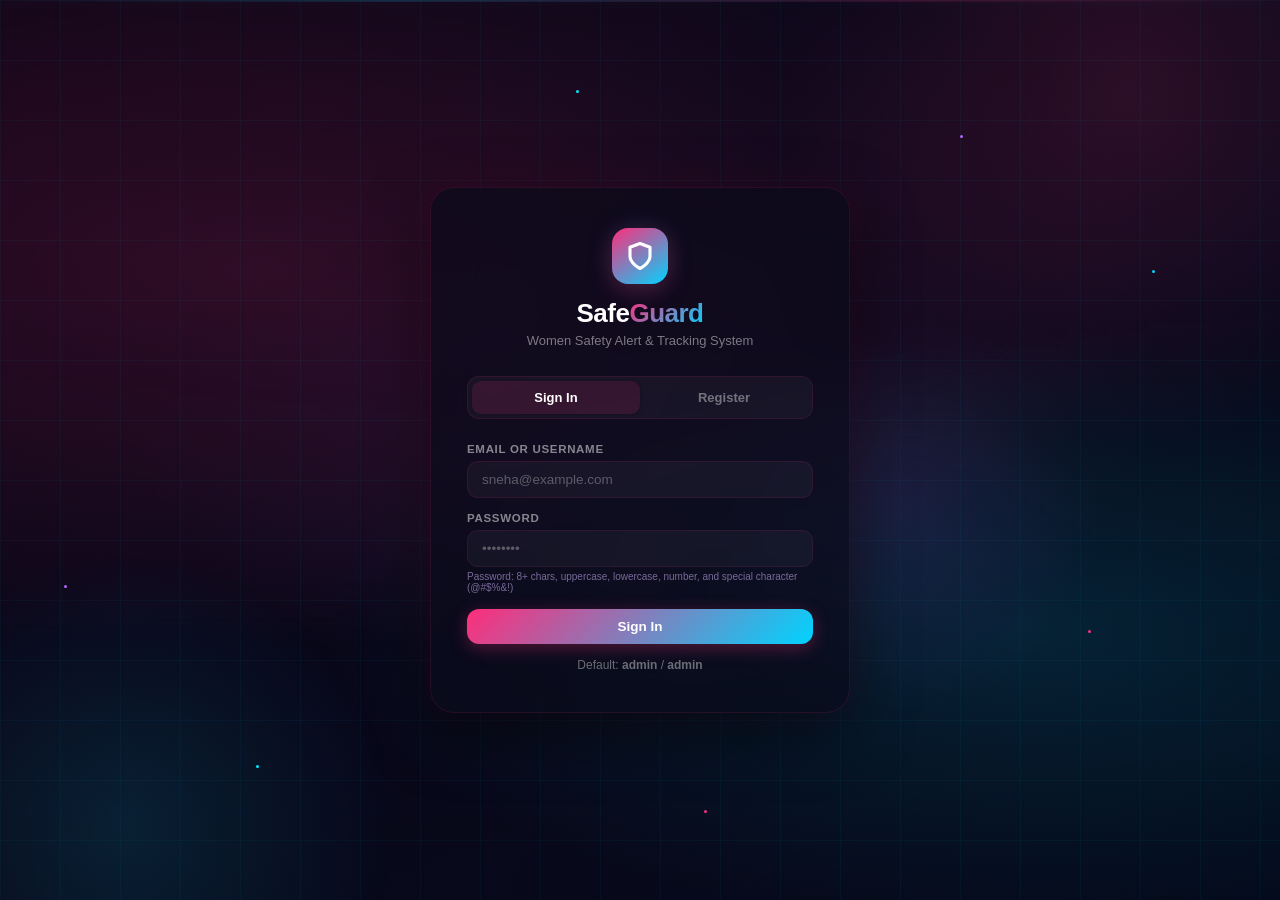
<file: index.html>
<!DOCTYPE html>
<html lang="en">
<head>
<meta charset="UTF-8">
<meta name="viewport" content="width=device-width, initial-scale=1.0">
<title>SafeGuard — Women Safety Alert & Tracking System</title>
<meta name="description" content="Women Safety Alert and Tracking System — KLE's Jagadguru Tontadarya College, Gadag. BCA Project.">
<style>body{font-family:-apple-system,BlinkMacSystemFont,'Segoe UI',Roboto,Oxygen,Ubuntu,Cantarell,sans-serif;}</style>
<link rel="stylesheet" href="css/style.css">
</head>
<body>
<div class="bg-orb"></div>
<div class="bg-orb"></div>
<div class="bg-orb"></div>
<div class="cyber-grid"></div>
<div class="gps-orbit-bg"></div>
<div class="gps-orbit-bg"></div>
<div class="particle"></div>
<div class="particle"></div>
<div class="particle"></div>
<div class="particle"></div>
<div class="particle"></div>
<div class="particle"></div>
<div class="particle"></div>
<div class="particle"></div>
<div class="particle"></div>
<div class="particle"></div>
<div class="scan-line"></div>
<!-- ╔══════════════════════════════╗
     ║         LOGIN PAGE           ║
     ╚══════════════════════════════╝ -->
<div class="login-page" id="login-page">
  <div class="login-card">
    <div class="login-brand">
      <div class="login-icon">
        <svg viewBox="0 0 24 24" fill="none" stroke="white" stroke-width="2.5" stroke-linecap="round" stroke-linejoin="round">
          <path d="M12 22s8-4 8-10V5l-8-3-8 3v7c0 6 8 10 8 10z"/>
        </svg>
      </div>
      <h1>Safe<span>Guard</span></h1>
      <p>Women Safety Alert & Tracking System</p>
    </div>

    <div class="login-tabs">
      <button class="login-tab active" id="tab-login" onclick="switchLoginTab('login')">Sign In</button>
      <button class="login-tab" id="tab-register" onclick="switchLoginTab('register')">Register</button>
    </div>

    <!-- Login Form -->
    <form class="login-form active" id="form-login" onsubmit="handleLogin(event)">
      <label class="field-label" for="login-email">Email or Username</label>
      <input class="inp" type="text" id="login-email" placeholder="sneha@example.com" required>

      <label class="field-label" for="login-pass">Password</label>
      <input class="inp" type="password" id="login-pass" placeholder="••••••••" required minlength="8">
      <div style="font-size:10px;color:var(--muted);margin-top:4px;">Password: 8+ chars, uppercase, lowercase, number, and special character (@#$%&!)</div>

      <button type="submit" class="btn btn-red btn-full mt16">Sign In</button>
      <p class="login-hint">Default: <strong>admin</strong> / <strong>admin</strong></p>
    </form>

    <!-- Register Form -->
    <form class="login-form" id="form-register" onsubmit="handleRegister(event)">
      <label class="field-label" for="reg-name">Full Name</label>
      <input class="inp" type="text" id="reg-name" placeholder="Your Name" required>

      <label class="field-label" for="reg-email">Email</label>
      <input class="inp" type="email" id="reg-email" placeholder="email@example.com" required>

      <label class="field-label" for="reg-phone">Phone</label>
      <input class="inp" type="tel" id="reg-phone" placeholder="+91 XXXXX XXXXX" required>

      <label class="field-label" for="reg-pass">Password</label>
      <input class="inp" type="password" id="reg-pass" placeholder="••••••••" required minlength="8">
      <div id="pass-requirements" style="font-size:11px;color:var(--muted);margin-top:6px;line-height:1.5;">
        <div id="req-length">✗ At least 8 characters</div>
        <div id="req-upper">✗ At least 1 uppercase letter</div>
        <div id="req-lower">✗ At least 1 lowercase letter</div>
        <div id="req-number">✗ At least 1 number</div>
        <div id="req-special">✗ At least 1 special character (@, #, $, %, &, !)</div>
        <div id="req-space">✗ No spaces</div>
      </div>

      <button type="submit" class="btn btn-red btn-full mt16">Create Account</button>
    </form>
  </div>
</div>

<div class="app">

<!-- ╔══════════════════════════════╗
     ║         SIDEBAR             ║
     ╚══════════════════════════════╝ -->
<nav class="sidebar" role="navigation" aria-label="Main Navigation">

  <div class="sidebar-logo" title="SafeGuard" onclick="showPage('dashboard')">
    <!-- Shield icon -->
    <svg viewBox="0 0 24 24" fill="none" stroke="white" stroke-width="2.5" stroke-linecap="round" stroke-linejoin="round">
      <path d="M12 22s8-4 8-10V5l-8-3-8 3v7c0 6 8 10 8 10z"/>
    </svg>
  </div>

  <!-- Dashboard -->
  <button class="nav-item active" data-nav="dashboard" onclick="showPage('dashboard')" aria-label="Dashboard">
    <svg viewBox="0 0 24 24" fill="none" stroke="currentColor" stroke-width="2" stroke-linecap="round" stroke-linejoin="round"><rect x="3" y="3" width="7" height="7"/><rect x="14" y="3" width="7" height="7"/><rect x="14" y="14" width="7" height="7"/><rect x="3" y="14" width="7" height="7"/></svg>
    <span class="nav-tooltip">Dashboard</span>
  </button>

  <!-- Emergency SOS -->
  <button class="nav-item" data-nav="emergency" onclick="showPage('emergency')" aria-label="Emergency SOS">
    <svg viewBox="0 0 24 24" fill="none" stroke="currentColor" stroke-width="2" stroke-linecap="round" stroke-linejoin="round"><path d="M10.29 3.86L1.82 18a2 2 0 001.71 3h16.94a2 2 0 001.71-3L13.71 3.86a2 2 0 00-3.42 0z"/><line x1="12" y1="9" x2="12" y2="13"/><line x1="12" y1="17" x2="12.01" y2="17"/></svg>
    <span class="nav-tooltip">Emergency SOS</span>
  </button>

  <!-- Tracking -->
  <button class="nav-item" data-nav="tracking" onclick="showPage('tracking')" aria-label="Live Tracking">
    <svg viewBox="0 0 24 24" fill="none" stroke="currentColor" stroke-width="2" stroke-linecap="round" stroke-linejoin="round"><circle cx="12" cy="12" r="3"/><path d="M22 12h-4M6 12H2M12 2v4M12 18v4"/></svg>
    <span class="nav-tooltip">Live Tracking</span>
  </button>

  <!-- Contacts -->
  <button class="nav-item" data-nav="contacts" onclick="showPage('contacts')" aria-label="Contacts">
    <svg viewBox="0 0 24 24" fill="none" stroke="currentColor" stroke-width="2" stroke-linecap="round" stroke-linejoin="round"><path d="M17 21v-2a4 4 0 00-4-4H5a4 4 0 00-4 4v2"/><circle cx="9" cy="7" r="4"/><path d="M23 21v-2a4 4 0 00-3-3.87M16 3.13a4 4 0 010 7.75"/></svg>
    <span class="nav-tooltip">Contacts</span>
  </button>

  <!-- AI Detection -->
  <button class="nav-item" data-nav="aidetect" onclick="showPage('aidetect')" aria-label="AI Detection">
    <svg viewBox="0 0 24 24" fill="none" stroke="currentColor" stroke-width="2" stroke-linecap="round" stroke-linejoin="round"><path d="M12 1a3 3 0 00-3 3v8a3 3 0 006 0V4a3 3 0 00-3-3z"/><path d="M19 10v2a7 7 0 01-14 0v-2M12 19v4M8 23h8"/></svg>
    <span class="nav-tooltip">AI Detection</span>
  </button>

  <!-- History -->
  <button class="nav-item" data-nav="history" onclick="showPage('history')" aria-label="Alert History">
    <svg viewBox="0 0 24 24" fill="none" stroke="currentColor" stroke-width="2" stroke-linecap="round" stroke-linejoin="round"><circle cx="12" cy="12" r="10"/><polyline points="12 6 12 12 16 14"/></svg>
    <span class="nav-tooltip">Alert History</span>
  </button>

  <!-- Admin -->
  <button class="nav-item" data-nav="admin" onclick="showPage('admin')" aria-label="Admin Panel">
    <svg viewBox="0 0 24 24" fill="none" stroke="currentColor" stroke-width="2" stroke-linecap="round" stroke-linejoin="round"><rect x="2" y="3" width="20" height="14" rx="2"/><path d="M8 21h8M12 17v4"/></svg>
    <span class="nav-tooltip">Admin Panel</span>
  </button>

  <!-- Profile -->
  <button class="nav-item" data-nav="profile" onclick="showPage('profile')" aria-label="My Profile">
    <svg viewBox="0 0 24 24" fill="none" stroke="currentColor" stroke-width="2" stroke-linecap="round" stroke-linejoin="round"><path d="M20 21v-2a4 4 0 00-4-4H8a4 4 0 00-4 4v2"/><circle cx="12" cy="7" r="4"/></svg>
    <span class="nav-tooltip">My Profile</span>
  </button>

  <!-- Logout -->
  <button class="nav-item" onclick="logout()" aria-label="Logout" style="margin-top:4px;">
    <svg viewBox="0 0 24 24" fill="none" stroke="currentColor" stroke-width="2" stroke-linecap="round" stroke-linejoin="round"><path d="M9 21H5a2 2 0 01-2-2V5a2 2 0 012-2h4M16 17l5-5-5-5M21 12H9"/></svg>
    <span class="nav-tooltip">Logout</span>
  </button>

  <div class="sidebar-spacer"></div>
  <div class="online-dot" title="System Online"></div>
</nav>

<!-- ╔══════════════════════════════╗
     ║          MAIN               ║
     ╚══════════════════════════════╝ -->
<div class="main">

  <!-- TOP BAR -->
  <header class="topbar">
    <div class="topbar-brand">Safe<span>Guard</span></div>
    <div class="topbar-sep"></div>
    <div class="page-label" id="page-label">Dashboard</div>
    <div class="topbar-spacer"></div>
    <div class="topbar-clock" id="clock">--:--:-- --</div>
    <button class="alert-bell" onclick="showPage('history')" title="Alert History">
      <svg viewBox="0 0 24 24" fill="none" stroke="currentColor" stroke-width="2" stroke-linecap="round" stroke-linejoin="round"><path d="M18 8A6 6 0 006 8c0 7-3 9-3 9h18s-3-2-3-9M13.73 21a2 2 0 01-3.46 0"/></svg>
      <div class="bell-badge"></div>
    </button>
    <div class="topbar-user" onclick="showPage('profile')">
      <div class="user-av">?</div>
      <span>User</span>
    </div>
  </header>

  <!-- ════════════════════════════════
       PAGE: DASHBOARD
  ════════════════════════════════ -->
  <section class="page active" id="page-dashboard">
    <div class="page-bg-pattern"></div>
    <div class="sec-head dash-head">
      <div class="dash-head-content">
        <h2>Safety <em>Dashboard</em></h2>
      </div>
      <div class="dash-illustration">
        <svg viewBox="0 0 200 100" fill="none" xmlns="http://www.w3.org/2000/svg">
          <path d="M30 70 L50 40 L70 55 L100 20 L130 55 L150 35 L170 60" stroke="var(--primary)" stroke-width="2.5" stroke-linecap="round" stroke-linejoin="round" opacity="0.35"/>
          <path d="M30 80 L50 50 L70 65 L100 30 L130 65 L150 45 L170 70" stroke="var(--pink)" stroke-width="1.5" stroke-linecap="round" stroke-linejoin="round" opacity="0.2"/>
          <circle cx="100" cy="20" r="4" fill="var(--primary)" opacity="0.45"/>
          <circle cx="170" cy="60" r="3" fill="var(--pink)" opacity="0.35"/>
          <circle cx="30" cy="70" r="3" fill="var(--primary-light)" opacity="0.3"/>
        </svg>
      </div>
    </div>

    <!-- Stat Cards -->
    <div class="stat-grid">
      <div class="stat">
        <div class="stat-icon" style="background:var(--primary-bg);">
          <svg viewBox="0 0 24 24" fill="none" stroke="var(--primary)" stroke-width="2.2" stroke-linecap="round" stroke-linejoin="round"><path d="M10.29 3.86L1.82 18a2 2 0 001.71 3h16.94a2 2 0 001.71-3L13.71 3.86a2 2 0 00-3.42 0z"/><line x1="12" y1="9" x2="12" y2="13"/><line x1="12" y1="17" x2="12.01" y2="17"/></svg>
        </div>
        <div class="stat-num" style="color:var(--primary);">3</div>
        <div class="stat-lbl">Alerts This Month</div>
        <div class="stat-tag" style="color:var(--primary);">↑ 1 from last month</div>
      </div>
      <div class="stat">
        <div class="stat-icon" style="background:var(--green-bg);">
          <svg viewBox="0 0 24 24" fill="none" stroke="var(--green)" stroke-width="2.2" stroke-linecap="round" stroke-linejoin="round"><path d="M17 21v-2a4 4 0 00-4-4H5a4 4 0 00-4 4v2"/><circle cx="9" cy="7" r="4"/></svg>
        </div>
        <div class="stat-num" style="color:var(--green);">4</div>
        <div class="stat-lbl">Emergency Contacts</div>
        <div class="stat-tag" style="color:var(--green);">All reachable</div>
      </div>
      <div class="stat">
        <div class="stat-icon" style="background:var(--blue-bg);">
          <svg viewBox="0 0 24 24" fill="none" stroke="var(--blue)" stroke-width="2.2" stroke-linecap="round" stroke-linejoin="round"><circle cx="12" cy="12" r="3"/><path d="M22 12h-4M6 12H2M12 2v4M12 18v4"/></svg>
        </div>
        <div class="stat-num" style="color:var(--blue);">GPS</div>
        <div class="stat-lbl">Location Status</div>
        <div class="stat-tag" style="color:var(--blue);">Active · ±5m accuracy</div>
      </div>
      <div class="stat">
        <div class="stat-icon" style="background:var(--amber-bg);">
          <svg viewBox="0 0 24 24" fill="none" stroke="var(--amber)" stroke-width="2.2" stroke-linecap="round" stroke-linejoin="round"><path d="M12 1a3 3 0 00-3 3v8a3 3 0 006 0V4a3 3 0 00-3-3z"/><path d="M19 10v2a7 7 0 01-14 0v-2"/></svg>
        </div>
        <div class="stat-num" style="color:var(--amber);">AI</div>
        <div class="stat-lbl">Scream Detector</div>
        <div class="stat-tag" style="color:var(--amber);">Listening…</div>
      </div>
    </div>

    <!-- Live Status Banner -->
    <div class="live-banner">
      <div class="live-banner-dot"></div>
      <div class="live-banner-text">
        <strong>System Active</strong> &nbsp;·&nbsp; Monitoring live from <span id="dash-location">MG Road, Gadag</span>
      </div>
      <span class="pill pill-safe" style="font-size:10px;margin-left:auto;">LIVE</span>
    </div>

    <div class="g2 mt16">
      <!-- Recent Alerts -->
      <div class="card">
        <div class="card-head">
          <svg viewBox="0 0 24 24" fill="none" stroke="currentColor" stroke-width="2" stroke-linecap="round" stroke-linejoin="round"><path d="M18 8A6 6 0 006 8c0 7-3 9-3 9h18s-3-2-3-9M13.73 21a2 2 0 01-3.46 0"/></svg>
          Recent Alerts
          <span class="ch-right"><button class="btn btn-ghost btn-sm" onclick="showPage('history')">View All</button></span>
        </div>
        <div id="alert-feed"></div>
      </div>

      <!-- Status + Quick Actions -->
      <div class="col">
        <div class="card">
          <div class="card-head">
            <svg viewBox="0 0 24 24" fill="none" stroke="currentColor" stroke-width="2" stroke-linecap="round" stroke-linejoin="round"><path d="M12 22s8-4 8-10V5l-8-3-8 3v7c0 6 8 10 8 10z"/></svg>
            Current Safety Status
          </div>
          <div class="row mt8">
            <span class="pill pill-safe">Safe</span>
            <span style="font-size:12px;color:var(--muted);">Updated just now</span>
          </div>
          <div class="divider"></div>
          <div style="font-size:12px;color:var(--muted);">Current Location</div>
          <div style="font-size:15px;font-weight:600;margin-top:4px;">MG Road, Gadag, Karnataka</div>
          <div style="font-size:12px;color:var(--muted);margin-top:2px;">15.4253°N &nbsp;75.6278°E</div>
          <div class="divider"></div>
          <div style="font-size:12px;color:var(--muted);margin-bottom:10px;">Quick Actions</div>
          <div class="row" style="flex-wrap:wrap;gap:8px;">
            <button class="btn btn-red" onclick="showPage('emergency')">
              <svg viewBox="0 0 24 24" fill="none" stroke="currentColor" stroke-width="2.5" stroke-linecap="round" stroke-linejoin="round" style="width:14px;height:14px;"><path d="M10.29 3.86L1.82 18a2 2 0 001.71 3h16.94a2 2 0 001.71-3L13.71 3.86a2 2 0 00-3.42 0z"/></svg>
              SOS Alert
            </button>
            <button class="btn btn-ghost" onclick="showPage('tracking')">📍 Share Location</button>
            <button class="btn btn-ghost" onclick="safeCheckIn()">✅ I'm Safe</button>
          </div>
        </div>

        <div class="card">
          <div class="card-head">
            <svg viewBox="0 0 24 24" fill="none" stroke="currentColor" stroke-width="2" stroke-linecap="round" stroke-linejoin="round"><polyline points="22 12 18 12 15 21 9 3 6 12 2 12"/></svg>
            System Status
          </div>
          <div style="display:flex;flex-direction:column;gap:10px;">
            <div class="row"><span style="font-size:13px;flex:1;">GPS Tracking</span><span class="pill pill-safe">Active</span></div>
            <div class="row"><span style="font-size:13px;flex:1;">AI Scream Detector</span><span class="pill pill-safe">Listening</span></div>
            <div class="row"><span style="font-size:13px;flex:1;">Emergency Contacts</span><span class="pill pill-safe">4 Ready</span></div>
            <div class="row"><span style="font-size:13px;flex:1;">Database (MySQL)</span><span class="pill pill-safe">Connected</span></div>
            <div class="row"><span style="font-size:13px;flex:1;">Location Sharing</span><span class="pill pill-warn">Standby</span></div>
          </div>
        </div>
      </div>
    </div>
  </section>

  <!-- ════════════════════════════════
       PAGE: EMERGENCY SOS
  ════════════════════════════════ -->
  <section class="page" id="page-emergency">
    <div class="page-bg-pattern"></div>
    <div class="sec-head">
      <h2>Emergency <em>SOS</em></h2>
      <p>Press the button to send an instant alert with your live GPS location to all contacts</p>
    </div>
    <div class="g2">
      <!-- SOS Button card -->
      <div class="card">
        <div class="sos-wrapper">
          <div class="sos-rings">
            <div class="ring"></div>
            <div class="ring"></div>
            <div class="ring"></div>
            <button class="sos-btn-main" onclick="triggerSOS()" aria-label="Send SOS Emergency Alert">
              <div class="sos-label">SOS</div>
              <div class="sos-sub">TAP TO ALERT</div>
            </button>
          </div>
          <p class="sos-hint">Pressing SOS immediately sends your GPS coordinates to all registered emergency contacts and nearby police authorities via SMS.</p>

          <!-- Voice Note Recorder -->
          <div class="divider" style="margin:16px 0;"></div>
          <div style="text-align:left;">
            <div style="font-size:13px;font-weight:600;margin-bottom:8px;">🎤 Emergency Voice Note</div>
            <div style="font-size:12px;color:var(--muted);margin-bottom:12px;">Record a voice note — it will be automatically sent to all your emergency contacts with your GPS location.</div>
            <div id="voice-note-recorder">
              <div class="row" style="gap:10px;flex-wrap:wrap;">
                <button class="btn btn-outline btn-sm" id="btn-record-vn" onclick="toggleVoiceNoteRecording()" style="flex:1;">
                  ⏺ Record
                </button>
                <button class="btn btn-ghost btn-sm" id="btn-play-vn" onclick="playVoiceNote()" style="flex:1;display:none;">
                  ▶ Play
                </button>
                <button class="btn btn-ghost btn-sm" id="btn-clear-vn" onclick="clearVoiceNote()" style="flex:1;display:none;">
                  ✕ Clear
                </button>
              </div>
              <div id="vn-timer" style="font-size:13px;color:var(--muted);margin-top:8px;display:none;">⏺ Recording... <span id="vn-timer-sec">0</span>s</div>
              <div id="vn-status" style="font-size:12px;color:var(--muted);margin-top:6px;"></div>
              <div id="vn-playback" style="margin-top:8px;display:none;">
                <audio id="vn-audio-player" controls style="width:100%;height:36px;"></audio>
              </div>
            </div>
          </div>

          <div class="row mt16" style="justify-content:center;gap:12px;flex-wrap:wrap;">
            <button class="btn btn-outline" onclick="safeCheckIn()">✅ I'm Safe</button>
            <button class="btn btn-ghost" onclick="showPage('contacts')">👥 Manage Contacts</button>
            <button class="btn btn-outline" onclick="fakeCall()">📞 Fake Call</button>
          </div>
        </div>
      </div>

      <!-- Alert settings + contact list -->
      <div class="col">
        <div class="card">
          <div class="card-head">
            <svg viewBox="0 0 24 24" fill="none" stroke="currentColor" stroke-width="2" stroke-linecap="round" stroke-linejoin="round"><path d="M22 16.92v3a2 2 0 01-2.18 2 19.79 19.79 0 01-8.63-3.07A19.5 19.5 0 013.07 9.81a19.79 19.79 0 01-3.07-8.67A2 2 0 012 .84h3a2 2 0 012 1.72c.127.96.361 1.903.7 2.81a2 2 0 01-.45 2.11L6.09 8.91a16 16 0 006 6l1.27-1.27a2 2 0 012.11-.45c.907.339 1.85.573 2.81.7A2 2 0 0122 16.92z"/></svg>
            Will Alert These Contacts
          </div>
          <div id="sos-contact-list"></div>
        </div>

        <div class="card">
          <div class="card-head">
            <svg viewBox="0 0 24 24" fill="none" stroke="currentColor" stroke-width="2" stroke-linecap="round" stroke-linejoin="round"><path d="M21 15a2 2 0 01-2 2H7l-4 4V5a2 2 0 012-2h14a2 2 0 012 2z"/></svg>
            Emergency SMS
          </div>
          <label class="field-label" style="margin-top:0;" for="sos-msg-template">SMS message sent to contacts</label>
          <textarea rows="3" style="resize:none;" id="sos-msg-template">🚨 EMERGENCY! I need immediate help. My location: MG Road, Gadag. Please contact me or alert authorities right away. — SafeGuard App</textarea>
          <div style="font-size:12px;color:rgba(255,255,255,0.45);margin-top:6px;" id="sos-contacts-display">Contacts: None saved</div>
          <div class="row mt16" style="gap:10px;flex-wrap:wrap;">
            <button class="btn btn-red" onclick="triggerSOS()" style="flex:1;">🚨 SOS Alert</button>
            <button class="btn btn-outline" onclick="smsAllContacts()" style="flex:1;">💬 SMS All</button>
          </div>
        </div>
      </div>
    </div>
  </section>

  <!-- ════════════════════════════════
       PAGE: LIVE TRACKING
  ════════════════════════════════ -->
  <section class="page" id="page-tracking">
    <div class="page-bg-pattern"></div>
    <div class="sec-head">
      <h2>Live <em>GPS Tracking</em></h2>
      <p>Real-time location monitoring and sharing with emergency contacts</p>
    </div>
    <div class="g2">
      <!-- Map with Google Maps embed -->
      <div class="col">
        <div class="card" style="padding:0;overflow:hidden;">
          <div class="map-box" id="live-map-container">
            <iframe id="live-map-frame" width="100%" height="100%" style="border:0;position:absolute;inset:0;" loading="lazy" src="https://www.openstreetmap.org/export/embed.html?bbox=75.61,15.41,75.64,15.44&amp;layer=mapnik&amp;marker=15.4253,75.6278"></iframe>
            <div class="map-user-dot"></div>
            <div class="map-info">
              <strong>📍 Current Location</strong>
              <span id="tracking-location-label">MG Road, Gadag — 15.4253°N 75.6278°E</span>
              <a id="gmaps-link" href="#" target="_blank" style="font-size:12px;color:var(--blue);margin-top:4px;display:inline-block;">View on Google Maps →</a>
            </div>
            <div class="map-contacts" id="tracking-contact-chips">
            </div>
          </div>
          <div style="padding:18px;">
            <div class="row" style="flex-wrap:wrap;gap:10px;">
              <div style="flex:1;min-width:80px;">
                <div style="font-size:11px;color:var(--muted);">Accuracy</div>
                <div style="font-weight:700;font-size:14px;">±5 meters</div>
              </div>
              <div style="flex:1;min-width:80px;">
                <div style="font-size:11px;color:var(--muted);">Speed</div>
                <div style="font-weight:700;font-size:14px;">0 km/h</div>
              </div>
              <div style="flex:1;min-width:80px;">
                <div style="font-size:11px;color:var(--muted);">Battery</div>
                <div style="font-weight:700;font-size:14px;">78%</div>
              </div>
              <div style="flex:1;min-width:80px;">
                <div style="font-size:11px;color:var(--muted);">GPS Status</div>
                <span class="pill pill-safe" id="share-status">STANDBY</span>
              </div>
            </div>
          </div>
        </div>

        <!-- Tracking history -->
        <div class="card">
          <div class="card-head">
            <svg viewBox="0 0 24 24" fill="none" stroke="currentColor" stroke-width="2" stroke-linecap="round" stroke-linejoin="round"><circle cx="12" cy="12" r="10"/><polyline points="12 6 12 12 16 14"/></svg>
            Location Trail (Today)
          </div>
          <div class="timeline">
            <div class="tl-item">
              <div class="tl-dot" style="background:var(--red-bg);color:var(--red);">●</div>
              <div class="tl-content"><div class="tl-event">MG Road, Gadag</div><div class="tl-detail">Current · 15.4253°N 75.6278°E</div></div>
              <div class="tl-time">Now</div>
            </div>
            <div class="tl-item">
              <div class="tl-dot" style="background:var(--surface-2);color:var(--muted);">●</div>
              <div class="tl-content"><div class="tl-event">Gadag Bus Stand</div><div class="tl-detail">15.4231°N 75.6219°E</div></div>
              <div class="tl-time">10 min</div>
            </div>
            <div class="tl-item">
              <div class="tl-dot" style="background:var(--surface-2);color:var(--muted);">●</div>
              <div class="tl-content"><div class="tl-event">JTC College, Gadag</div><div class="tl-detail">15.4180°N 75.6190°E</div></div>
              <div class="tl-time">45 min</div>
            </div>
            <div class="tl-item">
              <div class="tl-dot" style="background:var(--surface-2);color:var(--muted);">●</div>
              <div class="tl-content"><div class="tl-event">Home — Residential Area</div><div class="tl-detail">15.4105°N 75.6150°E</div></div>
              <div class="tl-time">2h ago</div>
            </div>
          </div>
        </div>
      </div>

      <!-- Sharing controls -->
      <div class="col">
        <div class="card">
          <div class="card-head">
            <svg viewBox="0 0 24 24" fill="none" stroke="currentColor" stroke-width="2" stroke-linecap="round" stroke-linejoin="round"><path d="M4 12v8a2 2 0 002 2h12a2 2 0 002-2v-8M16 6l-4-4-4 4M12 2v13"/></svg>
            Share Live Location
          </div>
          <label class="field-label" style="margin-top:0;" for="share-duration">Share Duration</label>
          <select id="share-duration">
            <option>1 Hour</option>
            <option selected>2 Hours</option>
            <option>4 Hours</option>
            <option>Until Manually Stopped</option>
          </select>
          <label class="field-label" for="share-with">Share With</label>
          <select id="share-with">
            <option>All Emergency Contacts</option>
            <option>Mom Only</option>
            <option>Dad Only</option>
            <option>All Contacts + Police</option>
          </select>
          <label class="field-label" for="update-freq">Update Frequency</label>
          <select id="update-freq">
            <option>Every 30 seconds</option>
            <option selected>Every 1 minute</option>
            <option>Every 5 minutes</option>
          </select>
          <button class="btn btn-red btn-full mt16" id="share-btn" onclick="startSharing()">▶ Start Live Sharing</button>
        </div>

        <div class="card">
          <div class="card-head">
            <svg viewBox="0 0 24 24" fill="none" stroke="currentColor" stroke-width="2" stroke-linecap="round" stroke-linejoin="round"><path d="M21 10c0 7-9 13-9 13s-9-6-9-13a9 9 0 0118 0z"/><circle cx="12" cy="10" r="3"/></svg>
            Safe Zones
          </div>
          <div style="display:flex;flex-direction:column;gap:10px;">
            <div class="row">
              <div style="width:10px;height:10px;border-radius:50%;background:var(--green);flex-shrink:0;"></div>
              <div style="flex:1;font-size:13px;"><strong>Home</strong> &nbsp;—&nbsp; <span style="color:var(--muted);">Residential Area, Gadag</span></div>
              <span class="pill pill-safe" style="font-size:10px;">Active</span>
            </div>
            <div class="row">
              <div style="width:10px;height:10px;border-radius:50%;background:var(--green);flex-shrink:0;"></div>
              <div style="flex:1;font-size:13px;"><strong>College</strong> &nbsp;—&nbsp; <span style="color:var(--muted);">JTC Campus, Gadag</span></div>
              <span class="pill pill-safe" style="font-size:10px;">Active</span>
            </div>
            <div class="row">
              <div style="width:10px;height:10px;border-radius:50%;background:var(--amber);flex-shrink:0;"></div>
              <div style="flex:1;font-size:13px;"><strong>Market Area</strong> &nbsp;—&nbsp; <span style="color:var(--muted);">City Center</span></div>
              <span class="pill pill-warn" style="font-size:10px;">Caution</span>
            </div>
          </div>
          <button class="btn btn-ghost btn-full mt16" onclick="toast('📍 Safe Zone saved!','Safe Zones')">+ Add Safe Zone</button>
        </div>

        <!-- ═══ Safe Route Suggestion ═══ -->
        <div class="card">
          <div class="card-head">
            <svg viewBox="0 0 24 24" fill="none" stroke="currentColor" stroke-width="2" stroke-linecap="round" stroke-linejoin="round"><polyline points="22 12 18 12 15 21 9 3 6 12 2 12"/></svg>
            Safe Route Suggestion
          </div>
          <div style="display:flex;flex-direction:column;gap:12px;">
            <div class="row" style="align-items:flex-start;">
              <div style="width:20px;height:20px;border-radius:50%;background:rgba(0,230,118,0.2);display:flex;align-items:center;justify-content:center;flex-shrink:0;margin-top:2px;">
                <div style="width:8px;height:8px;border-radius:50%;background:var(--green);"></div>
              </div>
              <div style="flex:1;">
                <div style="font-size:13px;font-weight:600;color:white;">Route via College Road</div>
                <div style="font-size:11px;color:rgba(255,255,255,0.4);">Well-lit, CCTV covered · 1.2 km · 15 min walk</div>
              </div>
              <span class="pill pill-safe" style="font-size:9px;">Safe</span>
            </div>
            <div class="row" style="align-items:flex-start;">
              <div style="width:20px;height:20px;border-radius:50%;background:rgba(255,171,0,0.2);display:flex;align-items:center;justify-content:center;flex-shrink:0;margin-top:2px;">
                <div style="width:8px;height:8px;border-radius:50%;background:var(--amber);"></div>
              </div>
              <div style="flex:1;">
                <div style="font-size:13px;font-weight:600;color:white;">Route via Market Road</div>
                <div style="font-size:11px;color:rgba(255,255,255,0.4);">Moderate traffic, some dark spots · 0.8 km · 10 min</div>
              </div>
              <span class="pill pill-warn" style="font-size:9px;">Caution</span>
            </div>
            <button class="btn btn-ghost btn-full mt8" onclick="findSafeRoute()">🔄 Suggest Safe Route</button>
          </div>
        </div>

        <!-- ═══ Nearby Police & Hospitals ═══ -->
        <div class="card">
          <div class="card-head">
            <svg viewBox="0 0 24 24" fill="none" stroke="currentColor" stroke-width="2" stroke-linecap="round" stroke-linejoin="round"><path d="M12 22s-8-4.5-8-11.8A8 8 0 0112 2a8 8 0 018 8.2c0 7.3-8 11.8-8 11.8z"/><circle cx="12" cy="10" r="3"/></svg>
            Nearby Emergency Services
          </div>
          <div id="nearby-places-list">
            <div style="font-size:13px;color:rgba(255,255,255,0.4);padding:8px 0;text-align:center;">Click below to find nearby police stations & hospitals</div>
          </div>
          <div class="row mt16" style="gap:8px;">
            <button class="btn btn-outline btn-sm" onclick="findNearbyPlaces('police')" style="flex:1;">👮 Police</button>
            <button class="btn btn-outline btn-sm" onclick="findNearbyPlaces('hospital')" style="flex:1;">🏥 Hospital</button>
            <button class="btn btn-outline btn-sm" onclick="findNearbyPlaces('atm')" style="flex:1;">🏦 ATM</button>
          </div>
        </div>
      </div>
    </div>
  </section>

  <!-- ════════════════════════════════
       PAGE: CONTACTS
  ════════════════════════════════ -->
  <section class="page" id="page-contacts">
    <div class="page-bg-pattern"></div>
    <div class="sec-head">
      <h2>Emergency <em>Contacts</em></h2>
      <p>People who receive instant alerts when you trigger SOS</p>
    </div>
    <div class="g2">
      <div class="card">
        <div class="card-head">
          <svg viewBox="0 0 24 24" fill="none" stroke="currentColor" stroke-width="2" stroke-linecap="round" stroke-linejoin="round"><path d="M17 21v-2a4 4 0 00-4-4H5a4 4 0 00-4 4v2"/><circle cx="9" cy="7" r="4"/></svg>
          Saved Contacts
          <span class="ch-right" style="font-size:11px;color:var(--muted);font-family:'DM Sans',sans-serif;font-weight:400;text-transform:none;letter-spacing:0;" id="contact-count"></span>
        </div>
        <div id="contact-list"></div>
      </div>

      <div class="card">
        <div class="card-head">
          <svg viewBox="0 0 24 24" fill="none" stroke="currentColor" stroke-width="2" stroke-linecap="round" stroke-linejoin="round"><line x1="12" y1="5" x2="12" y2="19"/><line x1="5" y1="12" x2="19" y2="12"/></svg>
          Add New Contact
        </div>
        <label class="field-label" style="margin-top:0;" for="inp-name">Full Name *</label>
        <input class="inp" type="text" id="inp-name" placeholder="e.g. Anita Sharma">

        <label class="field-label" for="inp-phone">Phone Number *</label>
        <input class="inp" type="tel" id="inp-phone" placeholder="+91 XXXXX XXXXX">

        <label class="field-label" for="inp-email">Email *</label>
        <input class="inp" type="email" id="inp-email" placeholder="email@example.com" required>

        <label class="field-label" for="inp-relation">Relationship</label>
        <select id="inp-relation">
          <option>Mother</option>
          <option>Father</option>
          <option>Sibling</option>
          <option>Friend</option>
          <option>Neighbour</option>
          <option>Guardian</option>
          <option>Other</option>
        </select>

        <div class="row mt16" style="gap:10px;">
          <button class="btn btn-red" onclick="addContact()" style="flex:1;">Add Contact</button>
          <button class="btn btn-ghost" onclick="document.getElementById('inp-name').value='';document.getElementById('inp-phone').value='';document.getElementById('inp-email').value='';">Clear</button>
        </div>
      </div>
    </div>
  </section>

  <!-- ════════════════════════════════
       PAGE: AI DETECTION
  ════════════════════════════════ -->
  <section class="page" id="page-aidetect">
    <div class="page-bg-pattern"></div>
    <div class="sec-head">
      <h2>AI Scream <em>Detection</em></h2>
      <p>Automatic danger recognition using ML audio analysis — no button press required</p>
    </div>
    <div class="g2">
      <!-- AI Live Monitor -->
      <div class="ai-dark-card">
        <div class="ai-card-title">
          <svg viewBox="0 0 24 24" fill="none" stroke="#ff6b8a" stroke-width="2" stroke-linecap="round" stroke-linejoin="round" style="width:19px;height:19px;"><path d="M12 1a3 3 0 00-3 3v8a3 3 0 006 0V4a3 3 0 00-3-3z"/><path d="M19 10v2a7 7 0 01-14 0v-2M12 19v4M8 23h8"/></svg>
          Live Audio Monitor
        </div>
        <div class="ai-card-sub">AI model continuously listening for distress sounds</div>

        <div class="waveform" id="waveform"></div>

        <div class="ai-stats">
          <div>
            <div style="font-size:12px;color:rgba(255,255,255,.45);margin-bottom:4px;">Sound Level</div>
            <div><span class="db-display" id="db-value">42</span> <span class="db-unit">dB</span></div>
          </div>
          <div style="text-align:right;">
            <div style="font-size:12px;color:rgba(255,255,255,.45);margin-bottom:4px;">AI Status</div>
            <div class="ai-state" id="ai-state" style="color:var(--green);">✅ SAFE — Monitoring</div>
          </div>
        </div>

        <div class="thresh-bar">
          <div class="thresh-fill" id="thresh-fill" style="width:42%;"></div>
        </div>
        <div class="thresh-labels">
          <span>0 dB</span>
          <span>Normal (40)</span>
          <span>Caution (65)</span>
          <span>Alert (85)</span>
          <span>100 dB</span>
        </div>

        <div class="ai-controls">
          <div>
            <div class="ai-ctrl-label">AI Scream Detection</div>
            <div class="ai-ctrl-sub">Auto-alert fires at ≥85 dB scream</div>
          </div>
          <label class="toggle">
            <input type="checkbox" checked id="ai-toggle" onchange="toggleAI(this)">
            <div class="toggle-track"></div>
          </label>
        </div>

        <div style="margin-top:16px;display:flex;gap:10px;">
          <button class="btn btn-outline btn-sm" style="border-color:rgba(255,107,138,.6);color:#ff6b8a;" onclick="testDetection()">🔊 Test Detection</button>
          <button class="btn btn-ghost btn-sm" style="background:rgba(255,255,255,.07);border-color:rgba(255,255,255,.1);color:rgba(255,255,255,.6);" onclick="toast('AI model last retrained: March 2024. Accuracy: 94.3%.','Model Info')">ℹ️ Model Info</button>
        </div>
      </div>

      <!-- Settings & How it works -->
      <div class="col">
        <div class="card">
          <div class="card-head">
            <svg viewBox="0 0 24 24" fill="none" stroke="currentColor" stroke-width="2" stroke-linecap="round" stroke-linejoin="round"><path d="M12 22s8-4 8-10V5l-8-3-8 3v7c0 6 8 10 8 10z"/></svg>
            How It Works
          </div>
          <div style="display:flex;flex-direction:column;gap:14px;">
            <div style="display:flex;gap:12px;align-items:flex-start;">
              <div style="width:30px;height:30px;background:var(--red-bg);border-radius:9px;display:flex;align-items:center;justify-content:center;flex-shrink:0;font-weight:800;font-size:12px;color:var(--red);">1</div>
              <div><div style="font-size:13.5px;font-weight:600;">Audio Capture</div><div style="font-size:12px;color:var(--muted);margin-top:2px;">Microphone captures ambient sound continuously in real-time</div></div>
            </div>
            <div style="display:flex;gap:12px;align-items:flex-start;">
              <div style="width:30px;height:30px;background:var(--amber-bg);border-radius:9px;display:flex;align-items:center;justify-content:center;flex-shrink:0;font-weight:800;font-size:12px;color:var(--amber);">2</div>
              <div><div style="font-size:13.5px;font-weight:600;">ML Classification</div><div style="font-size:12px;color:var(--muted);margin-top:2px;">AI model (SVM/CNN) classifies scream vs. normal environmental noise</div></div>
            </div>
            <div style="display:flex;gap:12px;align-items:flex-start;">
              <div style="width:30px;height:30px;background:var(--blue-bg);border-radius:9px;display:flex;align-items:center;justify-content:center;flex-shrink:0;font-weight:800;font-size:12px;color:var(--blue);">3</div>
              <div><div style="font-size:13.5px;font-weight:600;">Threshold Check</div><div style="font-size:12px;color:var(--muted);margin-top:2px;">If classified scream exceeds dB threshold, auto-alert is prepared</div></div>
            </div>
            <div style="display:flex;gap:12px;align-items:flex-start;">
              <div style="width:30px;height:30px;background:var(--green-bg);border-radius:9px;display:flex;align-items:center;justify-content:center;flex-shrink:0;font-weight:800;font-size:12px;color:var(--green);">4</div>
              <div><div style="font-size:13.5px;font-weight:600;">Auto Alert Fires</div><div style="font-size:12px;color:var(--muted);margin-top:2px;">GPS location + SMS sent to all contacts within 3 seconds automatically</div></div>
            </div>
          </div>
        </div>

        <div class="card">
          <div class="card-head">
            <svg viewBox="0 0 24 24" fill="none" stroke="currentColor" stroke-width="2" stroke-linecap="round" stroke-linejoin="round"><circle cx="12" cy="12" r="3"/><path d="M19.07 4.93a10 10 0 010 14.14M4.93 4.93a10 10 0 000 14.14"/></svg>
            Detection Settings
          </div>
          <label class="field-label" style="margin-top:0;" for="sensitivity">Sensitivity Level</label>
          <select id="sensitivity" onchange="toast('⚙️ Sensitivity updated.','Settings Saved')">
            <option>High — 75 dB (more sensitive)</option>
            <option selected>Medium — 85 dB (recommended)</option>
            <option>Low — 95 dB (fewer false positives)</option>
          </select>
          <label class="field-label" for="auto-delay">Auto-Alert Delay</label>
          <select id="auto-delay">
            <option>Immediate (0 seconds)</option>
            <option selected>3 seconds (default)</option>
            <option>5 seconds (manual cancel window)</option>
          </select>
          <label class="field-label" for="sound-env">Sound Environment</label>
          <select id="sound-env">
            <option>Quiet (Indoor / Night)</option>
            <option selected>Mixed (General Use)</option>
            <option>Noisy (Public / Transport)</option>
          </select>
          <button class="btn btn-red btn-full mt16" onclick="toast('✅ AI detection settings saved.','Saved')">Save Settings</button>
        </div>
      </div>
    </div>
  </section>

  <!-- ════════════════════════════════
       PAGE: HISTORY
  ════════════════════════════════ -->
  <section class="page" id="page-history">
    <div class="page-bg-pattern"></div>
    <div class="sec-head">
      <h2>Alert <em>History</em></h2>
      <p>Complete log of all past alerts, check-ins, and system events</p>
    </div>
    <div class="g2">
      <div class="card" style="grid-column:1/-1;">
        <div class="card-head">
          <svg viewBox="0 0 24 24" fill="none" stroke="currentColor" stroke-width="2" stroke-linecap="round" stroke-linejoin="round"><circle cx="12" cy="12" r="10"/><polyline points="12 6 12 12 16 14"/></svg>
          All Events
          <span class="ch-right">
            <button class="btn btn-ghost btn-sm" onclick="exportCSV()">Export CSV</button>
          </span>
        </div>
        <div id="history-feed"></div>
      </div>
    </div>
  </section>

  <!-- ════════════════════════════════
       PAGE: ADMIN PANEL
  ════════════════════════════════ -->
  <section class="page" id="page-admin">
    <div class="page-bg-pattern"></div>
    <div class="sec-head">
      <h2>Admin <em>Panel</em></h2>
    </div>

    <!-- Admin Stats -->
    <div class="g3" style="margin-bottom:20px;">
      <div class="stat">
        <div class="stat-icon" style="background:var(--blue-bg);">
          <svg viewBox="0 0 24 24" fill="none" stroke="var(--blue)" stroke-width="2.2" stroke-linecap="round" stroke-linejoin="round"><path d="M17 21v-2a4 4 0 00-4-4H5a4 4 0 00-4 4v2"/><circle cx="9" cy="7" r="4"/><path d="M23 21v-2a4 4 0 00-3-3.87M16 3.13a4 4 0 010 7.75"/></svg>
        </div>
        <div class="stat-num" style="color:var(--blue);">127</div>
        <div class="stat-lbl">Registered Users</div>
        <div class="stat-tag" style="color:var(--blue);">↑ 14 new this month</div>
      </div>
      <div class="stat">
        <div class="stat-icon" style="background:var(--pink-bg);">
          <svg viewBox="0 0 24 24" fill="none" stroke="var(--pink)" stroke-width="2.2" stroke-linecap="round" stroke-linejoin="round"><path d="M10.29 3.86L1.82 18a2 2 0 001.71 3h16.94a2 2 0 001.71-3L13.71 3.86a2 2 0 00-3.42 0z"/><line x1="12" y1="9" x2="12" y2="13"/><line x1="12" y1="17" x2="12.01" y2="17"/></svg>
        </div>
        <div class="stat-num" style="color:var(--pink);">18</div>
        <div class="stat-lbl">Total Alerts (Apr)</div>
        <div class="stat-tag" style="color:var(--pink);">↓ 3 from March</div>
      </div>
      <div class="stat">
        <div class="stat-icon" style="background:var(--green-bg);">
          <svg viewBox="0 0 24 24" fill="none" stroke="var(--green)" stroke-width="2.2" stroke-linecap="round" stroke-linejoin="round"><polyline points="22 12 18 12 15 21 9 3 6 12 2 12"/></svg>
        </div>
        <div class="stat-num" style="color:var(--green);">94%</div>
        <div class="stat-lbl">Response Rate</div>
        <div class="stat-tag" style="color:var(--green);">+2% improvement</div>
      </div>
    </div>

    <div class="card">
      <div class="card-head">
        <svg viewBox="0 0 24 24" fill="none" stroke="currentColor" stroke-width="2" stroke-linecap="round" stroke-linejoin="round"><rect x="2" y="3" width="20" height="14" rx="2"/><path d="M8 21h8M12 17v4"/></svg>
        Registered Users & Emergency Log
        <span class="ch-right" style="display:flex;gap:8px;">
          <button class="btn btn-ghost btn-sm" onclick="toast('🔍 Filter applied.','Filter')">Filter</button>
          <button class="btn btn-ghost btn-sm" onclick="exportCSV()">Export CSV</button>
          <button class="btn btn-red btn-sm" onclick="toast('📣 Broadcast safety alert sent to all ' + App.adminUsers.length + ' users.','Broadcast Sent')">Broadcast Alert</button>
        </span>
      </div>
      <div style="overflow-x:auto;">
        <table class="data-table">
          <thead>
            <tr>
              <th>#</th>
              <th>Name</th>
              <th>Reg. No.</th>
              <th>Phone</th>
              <th>Last Alert</th>
              <th>Status</th>
              <th>Actions</th>
            </tr>
          </thead>
          <tbody id="admin-tbody"></tbody>
        </table>
      </div>
    </div>
  </section>

  <!-- ════════════════════════════════
       PAGE: MY PROFILE
  ════════════════════════════════ -->
  <section class="page" id="page-profile">
    <div class="page-bg-pattern"></div>
    <div class="sec-head">
      <h2>My <em>Profile</em></h2>
      <p>Personal information and app preferences</p>
    </div>
    <div class="g2">
      <div class="card">
        <div class="card-head">
          <svg viewBox="0 0 24 24" fill="none" stroke="currentColor" stroke-width="2" stroke-linecap="round" stroke-linejoin="round"><path d="M20 21v-2a4 4 0 00-4-4H8a4 4 0 00-4 4v2"/><circle cx="12" cy="7" r="4"/></svg>
          Personal Information
        </div>
        <!-- Avatar -->
        <div style="display:flex;align-items:center;gap:16px;margin-bottom:20px;">
          <div class="profile-avatar">?</div>
          <div>
            <div class="profile-name">Your Name</div>
            <span class="pill pill-safe" style="margin-top:6px;">Account Active</span>
          </div>
        </div>

        <label class="field-label" style="margin-top:0;" for="p-name">Full Name</label>
        <input class="inp" type="text" id="p-name" placeholder="Your full name">

        <label class="field-label" for="p-phone">Phone Number</label>
        <input class="inp" type="tel" id="p-phone" placeholder="+91 XXXXX XXXXX">

        <label class="field-label" for="p-email">Email Address</label>
        <input class="inp" type="email" id="p-email" placeholder="email@example.com">

        <label class="field-label" for="p-addr">Home Address</label>
        <input class="inp" type="text" id="p-addr" placeholder="Your address">

        <label class="field-label" for="blood-group">Blood Group</label>
        <select id="blood-group">
          <option selected disabled>Select blood group</option>
          <option>A+</option><option>B+</option><option>O+</option><option>AB+</option>
          <option>A−</option><option>B−</option><option>O−</option><option>AB−</option>
        </select>

        <button class="btn btn-red btn-full mt16" onclick="saveProfile()">Save Profile</button>
      </div>

      <div class="col">
        <div class="card">
          <div class="card-head">
            <svg viewBox="0 0 24 24" fill="none" stroke="currentColor" stroke-width="2" stroke-linecap="round" stroke-linejoin="round"><circle cx="12" cy="12" r="3"/><path d="M12 2v2M12 20v2M4.22 4.22l1.42 1.42M18.36 18.36l1.42 1.42M2 12h2M20 12h2M4.22 19.78l1.42-1.42M18.36 5.64l1.42-1.42"/></svg>
            App Preferences
          </div>
          <div style="display:flex;flex-direction:column;gap:14px;">
            <div class="row">
              <div style="flex:1;"><div style="font-size:13.5px;font-weight:600;">AI Scream Detection</div><div style="font-size:12px;color:var(--muted);">Auto-detect danger sounds</div></div>
              <label class="toggle"><input type="checkbox" id="ai-scream" checked onchange="toggleAI(this)"><div class="toggle-track"></div></label>
            </div>
            <div class="divider" style="margin:0;"></div>
            <div class="row">
              <div style="flex:1;"><div style="font-size:13.5px;font-weight:600;">Background GPS</div><div style="font-size:12px;color:var(--muted);">Track location always</div></div>
              <label class="toggle"><input type="checkbox" id="bg-gps" checked><div class="toggle-track"></div></label>
            </div>
            <div class="divider" style="margin:0;"></div>
            <div class="row">
              <div style="flex:1;"><div style="font-size:13.5px;font-weight:600;">Night Mode Alerts</div><div style="font-size:12px;color:var(--muted);">Extra sensitivity 9 PM–6 AM</div></div>
              <label class="toggle"><input type="checkbox" id="night-mode" checked><div class="toggle-track"></div></label>
            </div>
            <div class="divider" style="margin:0;"></div>
            <div class="row">
              <div style="flex:1;"><div style="font-size:13.5px;font-weight:600;">Vibration Alerts</div><div style="font-size:12px;color:var(--muted);">Haptic feedback on danger</div></div>
              <label class="toggle"><input type="checkbox" id="vibration" checked><div class="toggle-track"></div></label>
            </div>
          </div>
        </div>

        <div class="card">
          <div class="card-head">
            <svg viewBox="0 0 24 24" fill="none" stroke="currentColor" stroke-width="2" stroke-linecap="round" stroke-linejoin="round"><path d="M9 21H5a2 2 0 01-2-2V5a2 2 0 012-2h4M16 17l5-5-5-5M21 12H9"/></svg>
            Account
          </div>
          <button class="btn btn-outline btn-full" onclick="logout()">Logout</button>
        </div>
      </div>
    </div>
  </section>

</div><!-- /main -->
</div><!-- /app -->

<!-- ════════════════════════════════
     SOS MODAL — Auto-Record + Send
═══════════════════════════════════ -->
<div class="modal-bg" id="sos-modal" role="dialog" aria-modal="true" aria-label="SOS Confirmation">
  <div class="modal-box">
    <div class="modal-icon-ring" id="sos-modal-icon">
      <svg viewBox="0 0 24 24" fill="none" stroke="currentColor" stroke-width="2.5" stroke-linecap="round" stroke-linejoin="round"><path d="M10.29 3.86L1.82 18a2 2 0 001.71 3h16.94a2 2 0 001.71-3L13.71 3.86a2 2 0 00-3.42 0z"/><line x1="12" y1="9" x2="12" y2="13"/><line x1="12" y1="17" x2="12.01" y2="17"/></svg>
    </div>
    <h3 id="sos-modal-title">🚨 Emergency Alert</h3>
    <div id="sos-modal-body">
      <div id="sos-modal-step-recording">
        <div class="modal-status">🎤 Recording Emergency Message...</div>
        <div class="modal-countdown" id="sos-count">15</div>
        <p class="sos-modal-hint">Recording voice note — <span id="sos-recording-sec">0</span>s elapsed</p>
      </div>
      <div id="sos-modal-step-uploading" style="display:none;">
        <div class="modal-status">📤 Uploading voice note...</div>
        <div class="spinner"></div>
      </div>
      <div id="sos-modal-step-sending" style="display:none;">
        <div class="modal-status">📨 Sending alerts to emergency contacts...</div>
        <div class="spinner"></div>
      </div>
      <div id="sos-modal-step-done" style="display:none;">
        <div class="modal-status" style="color:var(--green);">✅ SOS Sent Successfully!</div>
        <p id="sos-delivery-detail" style="font-size:13px;color:var(--muted);margin-top:8px;"></p>
      </div>
    </div>
    <div id="sos-modal-actions">
      <button class="btn btn-ghost" id="btn-cancel-sos" onclick="cancelSOS()">Cancel</button>
    </div>
  </div>
</div>


<!-- ════════════════════════════════
     TOAST NOTIFICATION
════════════════════════════════ -->
<div id="toast" role="alert" aria-live="polite">
  <div id="toast-title"></div>
  <div id="toast-msg"></div>
</div>

<script src="js/app.js"></script>

</body>
</html>
</file>
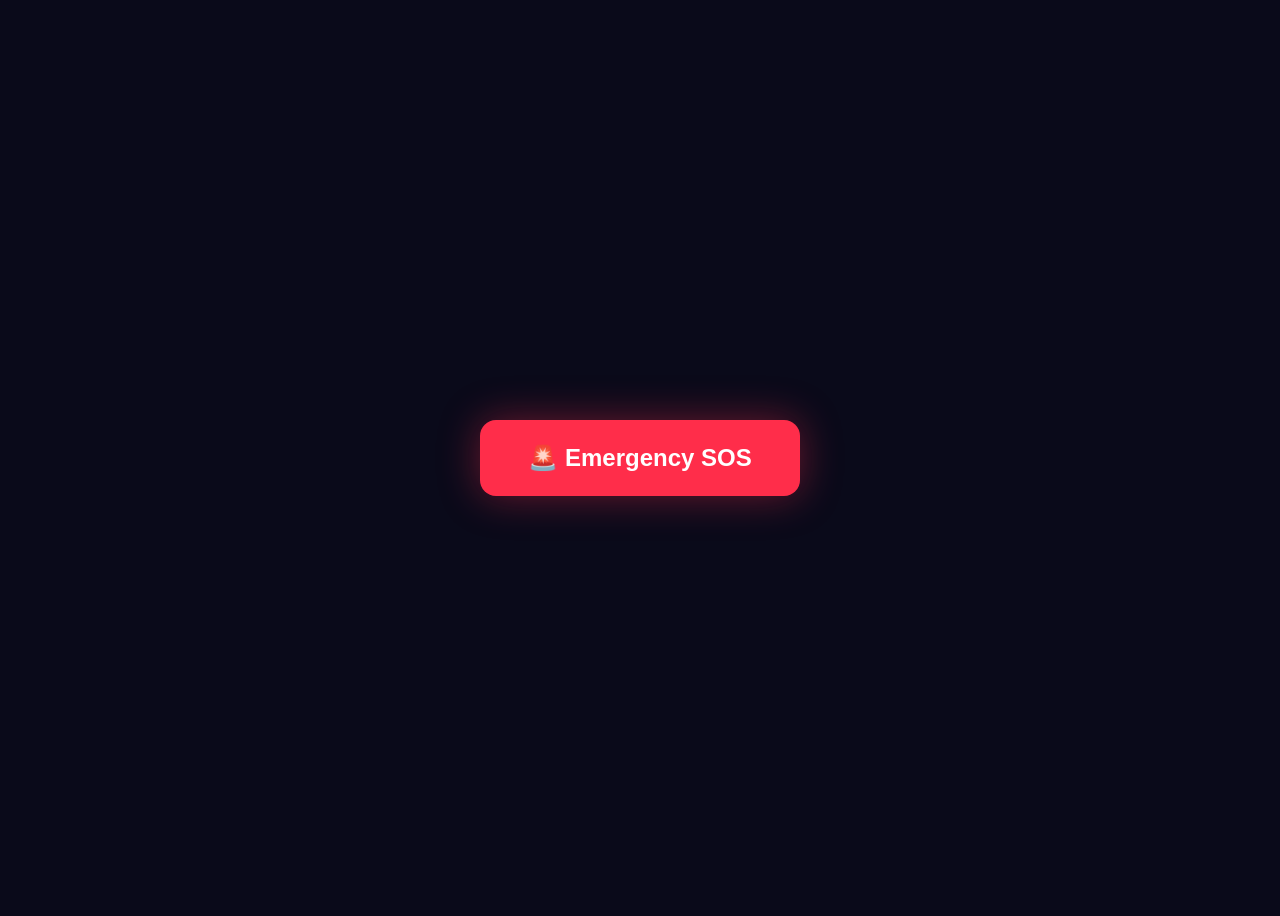
<file: home.html>
<!DOCTYPE html>
<html lang="en">
<head>
    <meta charset="UTF-8">
    <meta name="viewport" content="width=device-width, initial-scale=1.0">
    <title>SOS Test</title>
</head>
<body style="display:flex;align-items:center;justify-content:center;height:100vh;background:#0a0a1a;font-family:sans-serif;">
    <button onclick="sendSOS()" style="background:#ff2d4a;color:white;border:none;padding:24px 48px;border-radius:16px;font-size:24px;font-weight:700;cursor:pointer;box-shadow:0 0 40px rgba(255,45,74,0.4);">
        🚨 Emergency SOS
    </button>

    <script>
    function sendSOS() {
        fetch('/send-alert/')
        .then(response => response.json())
        .then(data => alert(data.message))
        .catch(err => alert('Error: ' + err));
    }
    </script>
</body>
</html>
</file>
<file: css/style.css>
/* ============================================================
   SafeGuard — Women Safety Alert & Tracking System
   Main Stylesheet
   ============================================================ */

@import url('https://fonts.googleapis.com/css2?family=Syne:wght@400;600;700;800&family=DM+Sans:ital,opsz,wght@0,9..40,300;0,9..40,400;0,9..40,500;0,9..40,600;1,9..40,300&display=swap');

/* ── CSS VARIABLES — Neon Pink & Electric Blue Cyber Theme ── */
:root {
  --primary:     #ff2d7b;
  --primary-dark:#c2185b;
  --primary-light:#ff6b9d;
  --primary-glow:rgba(255,45,123,0.25);
  --primary-bg:  rgba(255,45,123,0.08);
  --pink:        #ff2d7b;
  --pink-dark:   #c2185b;
  --pink-light:  #ff6b9d;
  --pink-glow:   rgba(255,45,123,0.25);
  --pink-bg:     rgba(255,45,123,0.08);
  --blue:        #00d4ff;
  --blue-dark:   #0099cc;
  --blue-light:  #66e5ff;
  --blue-glow:   rgba(0,212,255,0.25);
  --blue-bg:     rgba(0,212,255,0.08);
  --neon-purple: #b366ff;
  --neon-cyan:   #00f0ff;
  --danger:      #ff1744;
  --danger-dark: #d50000;
  --danger-glow: rgba(255,23,68,0.25);
  --danger-bg:   rgba(255,23,68,0.08);
  --red:         var(--danger);
  --red-dark:    var(--danger-dark);
  --red-light:   #ff5252;
  --red-glow:    rgba(255,23,68,0.25);
  --red-bg:      rgba(255,23,68,0.08);
  --ink:         #0a0a1a;
  --ink-2:       #1a1a3e;
  --surface:     rgba(255,255,255,0.92);
  --surface-2:   #f0ecff;
  --border:      rgba(255,45,123,0.15);
  --border-blue: rgba(0,212,255,0.15);
  --muted:       #7a6a9a;
  --green:       #00e676;
  --green-bg:    rgba(0,230,118,0.12);
  --amber:       #ffab00;
  --amber-bg:    rgba(255,171,0,0.12);
  --sidebar-w:   76px;
  --topbar-h:    64px;
  --radius:      18px;
  --shadow:      0 2px 20px rgba(0,0,0,0.08);
  --shadow-lg:   0 8px 48px rgba(0,0,0,0.15);
  --neon-text:   0 0 10px var(--primary-glow), 0 0 20px var(--primary-glow);
  --neon-border: 0 0 6px var(--primary-glow), 0 0 12px var(--primary-glow);
}

/* ── ANIMATIONS ── */
@keyframes fadeInUp {
  from { opacity: 0; transform: translateY(24px); }
  to   { opacity: 1; transform: translateY(0); }
}
@keyframes fadeInScale {
  from { opacity: 0; transform: scale(0.92); }
  to   { opacity: 1; transform: scale(1); }
}
@keyframes shimmer {
  0%   { background-position: -200% 0; }
  100% { background-position: 200% 0; }
}
@keyframes pulseGlow {
  0%,100% { box-shadow: 0 0 8px var(--primary-glow), 0 0 16px var(--blue-glow); }
  50%     { box-shadow: 0 0 24px var(--primary-glow), 0 0 48px var(--blue-glow), 0 0 80px rgba(255,45,123,0.08); }
}
@keyframes slideInLeft {
  from { opacity: 0; transform: translateX(-30px); }
  to   { opacity: 1; transform: translateX(0); }
}
@keyframes slideInRight {
  from { opacity: 0; transform: translateX(30px); }
  to   { opacity: 1; transform: translateX(0); }
}
@keyframes countUp {
  from { opacity: 0.3; transform: scale(0.5); }
  to   { opacity: 1; transform: scale(1); }
}
@keyframes floatY {
  0%,100% { transform: translateY(0); }
  50%     { transform: translateY(-8px); }
}
@keyframes spinSlow {
  from { transform: rotate(0deg); }
  to   { transform: rotate(360deg); }
}

/* ── NEON CYBER ANIMATIONS ── */
@keyframes neonPulse {
  0%,100% { opacity: 0.4; filter: blur(60px); transform: scale(1); }
  50%     { opacity: 0.8; filter: blur(80px); transform: scale(1.1); }
}
@keyframes scanningLine {
  0%   { top: -2%; }
  100% { top: 102%; }
}
@keyframes gpsOrbit {
  from { transform: rotate(0deg) translateX(180px) rotate(0deg); }
  to   { transform: rotate(360deg) translateX(180px) rotate(-360deg); }
}
@keyframes gpsOrbitInner {
  from { transform: rotate(0deg) translateX(110px) rotate(0deg); }
  to   { transform: rotate(-360deg) translateX(110px) rotate(360deg); }
}
@keyframes dataFlow {
  0%   { stroke-dashoffset: 200; }
  100% { stroke-dashoffset: 0; }
}
@keyframes particleDrift {
  0%   { transform: translate(0, 0) scale(1); opacity: 0; }
  20%  { opacity: 1; }
  80%  { opacity: 1; }
  100% { transform: translate(var(--dx,80px), var(--dy,-120px)) scale(0); opacity: 0; }
}
@keyframes radarSweep {
  from { transform: rotate(0deg); }
  to   { transform: rotate(360deg); }
}
@keyframes borderGlow {
  0%,100% { border-color: rgba(255,45,123,0.2); box-shadow: 0 0 8px rgba(255,45,123,0.06); }
  50%     { border-color: rgba(0,212,255,0.3); box-shadow: 0 0 20px rgba(0,212,255,0.1); }
}
@keyframes floatDrift {
  0%   { transform: translateY(0) translateX(0); }
  33%  { transform: translateY(-20px) translateX(15px); }
  66%  { transform: translateY(-10px) translateX(-10px); }
  100% { transform: translateY(0) translateX(0); }
}

/* ── RESET ── */
*, *::before, *::after { margin: 0; padding: 0; box-sizing: border-box; }
html { scroll-behavior: smooth; }
body {
  font-family: -apple-system, BlinkMacSystemFont, 'Segoe UI', Roboto, sans-serif;
  background: #050514;
  color: rgba(255,255,255,0.8);
  min-height: 100vh;
  overflow-x: hidden;
  position: relative;
}
a { text-decoration: none; color: inherit; }
button { font-family: inherit; }
input, select, textarea { font-family: inherit; }

/* ── BACKGROUND CANVAS — Futuristic Smart City ── */
body::before {
  content: '';
  position: fixed; inset: 0;
  background:
    url('https://images.unsplash.com/photo-1519501025264-65ba15a82390?w=1920&q=80') center center / cover no-repeat;
  pointer-events: none;
  z-index: 0;
  animation: bgSlowZoom 30s ease-in-out infinite alternate;
}

/* Neon gradient overlay — pink & blue */
body::after {
  content: '';
  position: fixed; inset: 0;
  background:
    radial-gradient(ellipse 120% 70% at 20% 30%, rgba(255,45,123,0.15) 0%, transparent 60%),
    radial-gradient(ellipse 100% 60% at 80% 70%, rgba(0,212,255,0.12) 0%, transparent 55%),
    radial-gradient(ellipse 80% 50% at 50% 50%, rgba(179,102,255,0.06) 0%, transparent 50%),
    linear-gradient(180deg, rgba(5,5,20,0.55) 0%, rgba(5,5,20,0.3) 50%, rgba(5,5,20,0.55) 100%);
  pointer-events: none;
  z-index: 1;
}

/* Cyber grid overlay */
.cyber-grid {
  position: fixed; inset: 0;
  background-image:
    linear-gradient(rgba(0,212,255,0.04) 1px, transparent 1px),
    linear-gradient(90deg, rgba(0,212,255,0.04) 1px, transparent 1px);
  background-size: 60px 60px;
  pointer-events: none;
  z-index: 2;
  animation: gridPulse 8s ease-in-out infinite alternate;
}
@keyframes gridPulse {
  0%   { opacity: 0.3; }
  100% { opacity: 0.7; }
}
@keyframes bgSlowZoom {
  0%   { transform: scale(1); }
  100% { transform: scale(1.08); }
}

/* Large neon orbs — pink & blue */
.bg-orb {
  position: fixed;
  border-radius: 50%;
  pointer-events: none;
  z-index: 2;
  animation: neonPulse 8s ease-in-out infinite alternate;
}
.bg-orb:nth-child(1) {
  width: 700px; height: 700px;
  background: radial-gradient(circle, rgba(255,45,123,0.15) 0%, transparent 70%);
  top: -250px; right: -200px;
  animation-delay: 0s;
}
.bg-orb:nth-child(2) {
  width: 550px; height: 550px;
  background: radial-gradient(circle, rgba(0,212,255,0.12) 0%, transparent 70%);
  bottom: -200px; left: -150px;
  animation-delay: -3s;
}
.bg-orb:nth-child(3) {
  width: 400px; height: 400px;
  background: radial-gradient(circle, rgba(179,102,255,0.08) 0%, transparent 70%);
  top: 35%; left: 55%;
  animation-delay: -5s;
}

/* GPS Satellite orbit ring — background decorative element */
.gps-orbit-bg {
  position: fixed;
  top: 50%; left: 50%;
  width: 400px; height: 400px;
  margin: -200px 0 0 -200px;
  border-radius: 50%;
  border: 1px solid rgba(0,212,255,0.06);
  pointer-events: none;
  z-index: 2;
  animation: spinSlow 40s linear infinite;
}
.gps-orbit-bg::before {
  content: '';
  position: absolute;
  top: -4px; left: 50%;
  width: 8px; height: 8px;
  margin-left: -4px;
  border-radius: 50%;
  background: var(--blue);
  box-shadow: 0 0 12px var(--blue), 0 0 24px rgba(0,212,255,0.3);
}
.gps-orbit-bg:nth-child(5) {
  width: 260px; height: 260px;
  margin: -130px 0 0 -130px;
  animation-duration: 28s;
  animation-direction: reverse;
  border-color: rgba(255,45,123,0.06);
}
.gps-orbit-bg:nth-child(5)::before {
  background: var(--pink);
  box-shadow: 0 0 12px var(--pink), 0 0 24px rgba(255,45,123,0.3);
  top: auto; bottom: -4px;
}

/* Floating particles — small data dots */
.particle {
  position: fixed;
  width: 3px; height: 3px;
  border-radius: 50%;
  pointer-events: none;
  z-index: 2;
  animation: particleDrift 12s ease-in-out infinite;
}
.particle:nth-child(6)  { background: var(--blue);  top: 20%; left: 10%; --dx: 60px; --dy: -80px;  animation-delay: 0s; }
.particle:nth-child(7)  { background: var(--pink);  top: 70%; left: 85%; --dx: -50px; --dy: -100px; animation-delay: -2s; }
.particle:nth-child(8)  { background: var(--blue);  top: 40%; left: 60%; --dx: 70px; --dy: -60px;  animation-delay: -4s; }
.particle:nth-child(9)  { background: var(--neon-purple); top: 15%; left: 75%; --dx: -40px; --dy: -90px; animation-delay: -6s; }
.particle:nth-child(10) { background: var(--neon-cyan); top: 85%; left: 20%; --dx: 50px; --dy: -70px;  animation-delay: -8s; }
.particle:nth-child(11) { background: var(--pink); top: 50%; left: 40%; --dx: -60px; --dy: -110px; animation-delay: -3s; }
.particle:nth-child(12) { background: var(--blue); top: 30%; left: 90%; --dx: 40px; --dy: -50px;  animation-delay: -7s; }
.particle:nth-child(13) { background: var(--neon-purple); top: 65%; left: 5%; --dx: 80px; --dy: -60px; animation-delay: -9s; }
.particle:nth-child(14) { background: var(--neon-cyan); top: 10%; left: 45%; --dx: -30px; --dy: -100px; animation-delay: -5s; }
.particle:nth-child(15) { background: var(--pink); top: 90%; left: 55%; --dx: 45px; --dy: -80px;  animation-delay: -1s; }

/* Scanning line effect — like a radar */
.scan-line {
  position: fixed;
  left: 0; right: 0;
  height: 2px;
  background: linear-gradient(90deg, transparent 0%, rgba(0,212,255,0.15) 30%, rgba(255,45,123,0.15) 70%, transparent 100%);
  pointer-events: none;
  z-index: 2;
  animation: scanningLine 6s linear infinite;
  box-shadow: 0 0 12px rgba(0,212,255,0.08);
}

/* ── LOGIN PAGE ── */
.login-page {
  position: fixed; inset: 0;
  display: flex; align-items: center; justify-content: center;
  z-index: 100;
  overflow-y: auto;
  background: linear-gradient(135deg, rgba(255,45,123,0.04), rgba(0,212,255,0.03));
}
.login-page.hidden { display: none; }
.login-card {
  background: rgba(10,10,26,0.7);
  backdrop-filter: blur(24px);
  -webkit-backdrop-filter: blur(24px);
  border-radius: 24px;
  padding: 40px 36px;
  max-width: 420px; width: 90%;
  box-shadow: 0 20px 60px rgba(0,0,0,0.5), 0 0 40px rgba(255,45,123,0.08);
  animation: pageIn .35s ease;
  border: 1px solid rgba(255,45,123,0.12);
}
.login-brand { text-align: center; margin-bottom: 28px; }
.login-icon {
  width: 56px; height: 56px;
  background: linear-gradient(145deg, var(--pink), var(--blue));
  border-radius: 16px;
  display: flex; align-items: center; justify-content: center;
  margin: 0 auto 14px;
  box-shadow: 0 6px 24px rgba(255,45,123,0.25), 0 0 30px rgba(0,212,255,0.1);
}
.login-icon svg { width: 30px; height: 30px; }
.login-brand h1 {
  font-family: -apple-system, BlinkMacSystemFont, 'Segoe UI', Roboto, sans-serif;
  font-size: 26px; font-weight: 800;
  letter-spacing: -0.5px;
  color: white;
}
.login-brand h1 span { background: linear-gradient(135deg, var(--pink), var(--blue)); -webkit-background-clip: text; -webkit-text-fill-color: transparent; background-clip: text; }
.login-brand p { font-size: 13px; color: rgba(255,255,255,0.45); margin-top: 4px; }
.login-tabs {
  display: flex; gap: 0; margin-bottom: 24px;
  background: rgba(255,255,255,0.04);
  border-radius: 12px; padding: 4px;
  border: 1px solid rgba(255,45,123,0.1);
}
.login-tab {
  flex: 1; padding: 9px; border: none;
  background: transparent; border-radius: 9px;
  font-size: 13px; font-weight: 600; color: rgba(255,255,255,0.4);
  cursor: pointer; transition: all .15s;
}
.login-tab.active {
  background: rgba(255,45,123,0.12);
  color: white;
  box-shadow: 0 1px 4px rgba(0,0,0,0.2);
}
.login-form { display: none; }
.login-form.active { display: block; }
.login-hint { font-size: 12px; color: rgba(255,255,255,0.4); text-align: center; margin-top: 14px; }

/* Login form fields */
.login-card .inp {
  background: rgba(255,255,255,0.04);
  border-color: rgba(255,45,123,0.1);
  color: rgba(255,255,255,0.85);
}
.login-card .inp:focus {
  border-color: var(--pink);
  box-shadow: 0 0 0 3px rgba(255,45,123,0.08);
}
.login-card .inp::placeholder { color: rgba(255,255,255,0.3); }
.login-card .field-label { color: rgba(255,255,255,0.5); }

/* ── APP SHELL (hidden until login) ── */
.app { display: none; min-height: 100vh; position: relative; z-index: 10; }
.app.active { display: flex; }

/* ── MAIN AREA — Glassmorphism ── */
.main { margin-left: var(--sidebar-w); flex: 1; display: flex; flex-direction: column; min-height: 100vh; background: rgba(10,10,26,0.35); backdrop-filter: blur(20px); -webkit-backdrop-filter: blur(20px); border-left: 1px solid rgba(255,45,123,0.06); }

/* ════════════════════════════════════════
   SIDEBAR
════════════════════════════════════════ */
.sidebar {
  width: var(--sidebar-w);
  background: linear-gradient(180deg, rgba(10,10,26,0.92) 0%, rgba(15,5,30,0.95) 100%);
  backdrop-filter: blur(16px);
  -webkit-backdrop-filter: blur(16px);
  display: flex;
  flex-direction: column;
  align-items: center;
  padding: 18px 0 20px;
  gap: 6px;
  position: fixed;
  top: 0; left: 0; bottom: 0;
  z-index: 200;
  border-right: 1px solid rgba(255,45,123,0.08);
  box-shadow: 3px 0 30px rgba(0,0,0,0.25);
}
.sidebar-logo {
  width: 46px; height: 46px;
  background: linear-gradient(145deg, var(--primary), var(--pink));
  border-radius: 15px;
  display: flex; align-items: center; justify-content: center;
  margin-bottom: 18px;
  box-shadow: 0 4px 20px var(--primary-glow);
  cursor: pointer;
}
.sidebar-logo svg { width: 26px; height: 26px; }
.nav-item {
  width: 46px; height: 46px;
  border-radius: 13px;
  border: none;
  background: transparent;
  color: rgba(255,255,255,0.3);
  cursor: pointer;
  display: flex; align-items: center; justify-content: center;
  transition: all .2s ease;
  position: relative;
  flex-shrink: 0;
}
.nav-item:hover { background: rgba(255,45,123,0.1); color: var(--pink-light); }
.nav-item.active { background: rgba(255,45,123,0.15); color: var(--pink); box-shadow: 0 0 12px rgba(255,45,123,0.08); }
.nav-item.active::after {
  content: '';
  position: absolute; right: -3px;
  width: 3px; height: 22px;
  background: linear-gradient(180deg, var(--pink), var(--blue));
  border-radius: 2px 0 0 2px;
  box-shadow: 0 0 8px var(--pink-glow);
}
.nav-item svg { width: 20px; height: 20px; stroke-width: 2; }
.nav-tooltip {
  position: absolute;
  left: calc(100% + 12px);
  background: var(--ink-2);
  color: white;
  font-size: 11px; font-weight: 600;
  padding: 5px 10px;
  border-radius: 7px;
  white-space: nowrap;
  opacity: 0; pointer-events: none;
  transform: translateX(-6px);
  transition: all .18s;
}
.nav-item:hover .nav-tooltip { opacity: 1; transform: none; }
.nav-tooltip::before {
  content: '';
  position: absolute; left: -4px; top: 50%;
  transform: translateY(-50%);
  border: 5px solid transparent; border-right-color: var(--ink-2);
}
.sidebar-spacer { flex: 1; }
.online-dot {
  width: 10px; height: 10px;
  border-radius: 50%;
  background: var(--green);
  box-shadow: 0 0 0 3px rgba(29,186,126,0.2);
  animation: dotPulse 2s ease-in-out infinite;
  margin-bottom: 8px;
}
@keyframes dotPulse {
  0%,100% { box-shadow: 0 0 0 3px rgba(29,186,126,0.2); }
  50%      { box-shadow: 0 0 0 7px rgba(29,186,126,0); }
}

/* ════════════════════════════════════════
   MAIN AREA
════════════════════════════════════════ */
/* ── TOPBAR ── */
.topbar {
  height: var(--topbar-h);
  background: rgba(10,10,26,0.5);
  backdrop-filter: blur(24px);
  -webkit-backdrop-filter: blur(24px);
  border-bottom: 1px solid rgba(255,45,123,0.1);
  display: flex; align-items: center;
  padding: 0 28px;
  gap: 14px;
  position: sticky; top: 0; z-index: 100;
}
.topbar-brand {
  font-family: -apple-system, BlinkMacSystemFont, 'Segoe UI', Roboto, sans-serif;
  font-size: 19px; font-weight: 800;
  letter-spacing: -0.5px;
  color: white;
}
.topbar-brand span { background: linear-gradient(135deg, var(--pink), var(--blue)); -webkit-background-clip: text; -webkit-text-fill-color: transparent; background-clip: text; }
.topbar-sep { width: 1px; height: 20px; background: rgba(255,45,123,0.15); margin: 0 4px; }
.page-label { font-size: 13px; color: rgba(255,255,255,0.5); font-weight: 500; }
.topbar-spacer { flex: 1; }
.topbar-clock {
  font-size: 12px; color: rgba(255,255,255,0.6);
  background: rgba(255,255,255,0.06);
  border: 1px solid rgba(255,45,123,0.12);
  padding: 5px 12px;
  border-radius: 20px;
  font-weight: 500;
}
.topbar-user {
  display: flex; align-items: center; gap: 9px;
  background: rgba(255,255,255,0.06);
  border: 1px solid rgba(255,45,123,0.12);
  border-radius: 40px;
  padding: 5px 14px 5px 5px;
  cursor: pointer;
  transition: border-color .2s;
}
.topbar-user:hover { border-color: var(--pink); }
.user-av {
  width: 32px; height: 32px;
  border-radius: 50%;
  background: linear-gradient(135deg, var(--pink), var(--blue));
  display: flex; align-items: center; justify-content: center;
  font-weight: 800; font-size: 12px; color: white;
  box-shadow: 0 0 12px rgba(255,45,123,0.2);
}
.topbar-user span { font-size: 13px; font-weight: 500; color: rgba(255,255,255,0.7); }
.alert-bell {
  width: 36px; height: 36px;
  border-radius: 10px;
  border: 1px solid rgba(255,45,123,0.12);
  background: rgba(255,255,255,0.04);
  cursor: pointer;
  display: flex; align-items: center; justify-content: center;
  color: rgba(255,255,255,0.4);
  position: relative;
  transition: all .15s;
}
.alert-bell:hover { border-color: var(--pink); color: var(--pink); }
.alert-bell svg { width: 17px; height: 17px; }
.bell-badge {
  position: absolute; top: 6px; right: 6px;
  width: 8px; height: 8px;
  border-radius: 50%;
  background: var(--danger);
  border: 2px solid rgba(10,10,26,0.8);
  animation: pulseGlow 2s ease-in-out infinite;
}
@media (max-width: 599px) {
  .bell-badge { width: 6px; height: 6px; top: 4px; right: 4px; }
}

/* ════════════════════════════════════════
   PAGES
════════════════════════════════════════ */
.page {
  display: none;
  padding: 28px;
  animation: pageIn .45s cubic-bezier(.2,.8,.25,1);
  position: relative;
  border-radius: 0;
  min-height: calc(100vh - var(--topbar-h));
}
.page.active { display: block; }
@keyframes pageIn {
  from { opacity: 0; transform: translateY(18px) scale(0.98); }
  to   { opacity: 1; transform: translateY(0) scale(1); }
}

/* ── Page Background Glows — Neon Cyber ── */
#page-dashboard { background: radial-gradient(ellipse 120% 50% at 100% 0%, rgba(255,45,123,0.08) 0%, transparent 70%), radial-gradient(ellipse 70% 40% at 0% 100%, rgba(0,212,255,0.06) 0%, transparent 60%); }
#page-emergency { background: radial-gradient(ellipse 100% 60% at 50% 30%, rgba(255,45,123,0.10) 0%, transparent 70%), radial-gradient(ellipse 60% 40% at 80% 80%, rgba(255,23,68,0.05) 0%, transparent 60%); }
#page-tracking  { background: radial-gradient(ellipse 80% 50% at 20% 20%, rgba(0,212,255,0.08) 0%, transparent 70%), radial-gradient(ellipse 60% 40% at 80% 80%, rgba(179,102,255,0.05) 0%, transparent 60%); }
#page-contacts  { background: radial-gradient(ellipse 70% 50% at 80% 20%, rgba(179,102,255,0.08) 0%, transparent 60%), radial-gradient(ellipse 60% 40% at 10% 90%, rgba(255,45,123,0.06) 0%, transparent 50%); }
#page-aidetect  { background: radial-gradient(ellipse 80% 40% at 50% 10%, rgba(0,212,255,0.08) 0%, transparent 70%), radial-gradient(ellipse 60% 50% at 80% 80%, rgba(255,45,123,0.07) 0%, transparent 60%); }
#page-history   { background: radial-gradient(ellipse 70% 40% at 30% 10%, rgba(255,45,123,0.07) 0%, transparent 60%), radial-gradient(ellipse 50% 40% at 70% 90%, rgba(0,212,255,0.04) 0%, transparent 50%); }
#page-admin     { background: radial-gradient(ellipse 80% 40% at 80% 10%, rgba(0,212,255,0.07) 0%, transparent 60%), radial-gradient(ellipse 60% 40% at 20% 90%, rgba(255,45,123,0.06) 0%, transparent 50%); }
#page-profile   { background: radial-gradient(ellipse 70% 40% at 50% 0%, rgba(179,102,255,0.08) 0%, transparent 60%), radial-gradient(ellipse 60% 40% at 50% 100%, rgba(0,212,255,0.05) 0%, transparent 50%); }

/* ── Page decorative corner accents — neon glow ── */
#page-dashboard::before { content: ''; position: absolute; top: -60px; right: -60px; width: 350px; height: 350px; background: radial-gradient(circle, rgba(255,45,123,0.10) 0%, transparent 70%); pointer-events: none; z-index: 0; }
#page-dashboard::after  { content: ''; position: absolute; bottom: -80px; left: -80px; width: 300px; height: 300px; background: radial-gradient(circle, rgba(0,212,255,0.08) 0%, transparent 70%); pointer-events: none; z-index: 0; }
#page-emergency::before { content: ''; position: absolute; top: 20%; right: -100px; width: 400px; height: 400px; background: radial-gradient(circle, rgba(255,23,68,0.10) 0%, transparent 70%); pointer-events: none; z-index: 0; }
#page-tracking::before  { content: ''; position: absolute; top: -60px; left: 30%; width: 320px; height: 320px; background: radial-gradient(circle, rgba(0,212,255,0.09) 0%, transparent 70%); pointer-events: none; z-index: 0; }
#page-contacts::before  { content: ''; position: absolute; bottom: -50px; right: -50px; width: 300px; height: 300px; background: radial-gradient(circle, rgba(179,102,255,0.09) 0%, transparent 70%); pointer-events: none; z-index: 0; }
#page-aidetect::before  { content: ''; position: absolute; top: -40px; left: -40px; width: 350px; height: 350px; background: radial-gradient(circle, rgba(0,212,255,0.10) 0%, transparent 70%); pointer-events: none; z-index: 0; }
#page-history::before   { content: ''; position: absolute; top: -50px; right: 10%; width: 280px; height: 280px; background: radial-gradient(circle, rgba(255,45,123,0.08) 0%, transparent 70%); pointer-events: none; z-index: 0; }
#page-admin::before     { content: ''; position: absolute; top: -60px; right: -40px; width: 380px; height: 380px; background: radial-gradient(circle, rgba(0,212,255,0.09) 0%, transparent 70%); pointer-events: none; z-index: 0; }
#page-admin::after      { content: ''; position: absolute; bottom: -50px; left: -40px; width: 250px; height: 250px; background: radial-gradient(circle, rgba(255,45,123,0.07) 0%, transparent 70%); pointer-events: none; z-index: 0; }
#page-profile::before   { content: ''; position: absolute; top: -50px; left: 20%; width: 300px; height: 300px; background: radial-gradient(circle, rgba(179,102,255,0.09) 0%, transparent 70%); pointer-events: none; z-index: 0; }

.page > * { position: relative; z-index: 1; }

/* Staggered entrance animation for cards inside pages */
.page.active .stat-grid .stat { animation: fadeInUp .4s ease both; }
.page.active .stat-grid .stat:nth-child(1) { animation-delay: 0.05s; }
.page.active .stat-grid .stat:nth-child(2) { animation-delay: 0.1s; }
.page.active .stat-grid .stat:nth-child(3) { animation-delay: 0.15s; }
.page.active .stat-grid .stat:nth-child(4) { animation-delay: 0.2s; }
.page.active .card { animation: fadeInUp .35s ease both; }
.page.active .card:nth-child(1) { animation-delay: 0.05s; }
.page.active .card:nth-child(2) { animation-delay: 0.1s; }
.page.active .card:nth-child(3) { animation-delay: 0.15s; }
.page.active .card:nth-child(4) { animation-delay: 0.2s; }
.page.active .live-banner { animation: fadeInUp .3s ease 0.1s both, bannerPulse 3s ease-in-out 0.4s infinite; }
.page.active .ai-dark-card { animation: fadeInScale .4s ease both; }
.page.active .sec-head { animation: fadeInUp .3s ease both; }

/* Entrance delay for g2 columns */
.page.active .g2 > .col:first-child .card { animation-delay: 0.1s; }
.page.active .g2 > .col:last-child .card { animation-delay: 0.18s; }

/* Stat number entrance */
.stat-num { animation: countUp .35s ease both; }

/* Subtle dot pattern overlay on pages */
.page-bg-pattern {
  position: absolute; inset: 0;
  background-image: radial-gradient(circle, rgba(0,0,0,0.03) 1px, transparent 1px);
  background-size: 24px 24px;
  pointer-events: none;
  z-index: 0;
}

/* ── Section header ── */
.sec-head { margin-bottom: 24px; }
.sec-head h2 {
  font-family: -apple-system, BlinkMacSystemFont, 'Segoe UI', Roboto, sans-serif;
  font-size: 27px; font-weight: 800;
  line-height: 1.15; letter-spacing: -0.5px;
  color: white;
}
.sec-head h2 em { font-style: normal; background: linear-gradient(135deg, var(--pink), var(--blue)); -webkit-background-clip: text; -webkit-text-fill-color: transparent; background-clip: text; }
.sec-head p { font-size: 13.5px; color: rgba(255,255,255,0.45); margin-top: 5px; }
.dash-head {
  display: flex; align-items: flex-end; justify-content: space-between;
}
.dash-illustration svg {
  width: 200px; height: auto;
  opacity: 0.8;
}

/* ── Grid helpers ── */
.g2 { display: grid; grid-template-columns: 1fr 1fr; gap: 20px; }
.g3 { display: grid; grid-template-columns: 1fr 1fr 1fr; gap: 18px; }
.g4 { display: grid; grid-template-columns: repeat(4,1fr); gap: 16px; }
.col { display: flex; flex-direction: column; gap: 20px; }

/* Shimmer loading placeholder */
.shimmer {
  background: linear-gradient(90deg, rgba(255,255,255,0.03) 25%, rgba(255,255,255,0.06) 50%, rgba(255,255,255,0.03) 75%);
  background-size: 200% 100%;
  animation: shimmer 1.5s infinite;
  border-radius: 10px;
}

/* ── Card — Neon Glassmorphism ── */
.card {
  background: rgba(255,255,255,0.06);
  backdrop-filter: blur(16px);
  -webkit-backdrop-filter: blur(16px);
  border: 1px solid rgba(255,45,123,0.08);
  border-radius: var(--radius);
  padding: 22px;
  box-shadow: 0 4px 24px rgba(0,0,0,0.12);
  transition: box-shadow .35s cubic-bezier(.2,.8,.3,1.2), border-color .25s, transform .3s cubic-bezier(.2,.8,.3,1.2);
  animation: borderGlow 4s ease-in-out infinite;
}
.card:hover { box-shadow: 0 8px 40px rgba(0,0,0,0.2), 0 0 20px rgba(255,45,123,0.06); border-color: rgba(255,45,123,0.2); transform: translateY(-3px); }
.card:active { transform: translateY(0) scale(0.99); }
.card-head {
  font-family: -apple-system, BlinkMacSystemFont, 'Segoe UI', Roboto, sans-serif;
  font-size: 11px; font-weight: 700;
  text-transform: uppercase; letter-spacing: .1em;
  color: rgba(255,255,255,0.4);
  margin-bottom: 18px;
  display: flex; align-items: center; gap: 7px;
}
.card-head svg { width: 14px; height: 14px; color: var(--pink); flex-shrink: 0; }
.card-head .ch-right { margin-left: auto; }
.card label, .card .field-label { color: rgba(255,255,255,0.5); }
.card .text-muted, .card [style*="color:var(--muted)"] { color: rgba(255,255,255,0.45) !important; }
.card .row > div { color: rgba(255,255,255,0.6); }
.card .inp, .card select, .card textarea {
  background: rgba(255,255,255,0.04);
  border-color: rgba(255,45,123,0.1);
  color: rgba(255,255,255,0.85);
}
.card .inp:focus, .card select:focus, .card textarea:focus {
  border-color: var(--pink);
  box-shadow: 0 0 0 3px rgba(255,45,123,0.08);
}
.card .inp::placeholder { color: rgba(255,255,255,0.3); }

/* ── Stat card ── */
.stat {
  background: rgba(255,255,255,0.06);
  backdrop-filter: blur(16px);
  -webkit-backdrop-filter: blur(16px);
  border: 1px solid rgba(255,45,123,0.08);
  border-radius: 16px;
  padding: 18px 20px;
  box-shadow: 0 4px 20px rgba(0,0,0,0.1);
  transition: box-shadow .35s cubic-bezier(.2,.8,.3,1.2), transform .3s cubic-bezier(.2,.8,.3,1.2);
  animation: borderGlow 5s ease-in-out infinite;
}
.stat:hover { box-shadow: 0 8px 32px rgba(0,0,0,0.18), 0 0 16px rgba(0,212,255,0.05); transform: translateY(-3px); }
.stat:active { transform: translateY(0) scale(0.98); }
.stat-icon {
  width: 40px; height: 40px;
  border-radius: 11px;
  display: flex; align-items: center; justify-content: center;
  margin-bottom: 12px;
}
.stat-icon svg { width: 20px; height: 20px; }
.stat-num {
  font-family: -apple-system, BlinkMacSystemFont, 'Segoe UI', Roboto, sans-serif;
  font-size: 30px; font-weight: 800; line-height: 1;
  color: white;
}
.stat-lbl { font-size: 12px; color: rgba(255,255,255,0.45); font-weight: 500; margin-top: 4px; }
.stat-tag { font-size: 11px; font-weight: 600; margin-top: 6px; }

/* ── Pill badges ── */
.pill {
  display: inline-flex; align-items: center; gap: 5px;
  padding: 4px 11px;
  border-radius: 20px;
  font-size: 11px; font-weight: 700;
  text-transform: uppercase; letter-spacing: .04em;
  white-space: nowrap;
}
.pill::before { content:''; width:6px;height:6px;border-radius:50%;background:currentColor; flex-shrink:0; }
.pill-safe   { background: var(--green-bg); color: var(--green); }
.pill-warn   { background: var(--amber-bg); color: var(--amber); }
.pill-danger { background: var(--red-bg);   color: var(--red);   }
.pill-info   { background: var(--blue-bg);  color: var(--blue);  }

/* ── Divider ── */
.divider { height: 1px; background: rgba(255,45,123,0.08); margin: 16px 0; }

/* ── Flex row ── */
.row { display: flex; align-items: center; gap: 10px; }
.spacer { flex: 1; }
.mt8  { margin-top: 8px; }
.mt16 { margin-top: 16px; }
.mt20 { margin-top: 20px; }

/* ── Buttons ── */
.btn {
  display: inline-flex; align-items: center; justify-content: center; gap: 7px;
  padding: 10px 20px;
  border-radius: 12px;
  font-size: 13.5px; font-weight: 600;
  cursor: pointer; border: none;
  transition: all .15s ease;
  white-space: nowrap;
}
.btn svg { width: 15px; height: 15px; }
.btn-red {
  background: linear-gradient(135deg, var(--pink), var(--blue));
  color: white;
  box-shadow: 0 4px 18px rgba(255,45,123,0.3);
}
.btn-red:hover { transform: translateY(-1px); box-shadow: 0 6px 28px rgba(255,45,123,0.4), 0 0 20px rgba(0,212,255,0.1); }
.btn-red:active { transform: translateY(0); }
.btn-outline {
  background: transparent;
  color: var(--pink);
  border: 1.5px solid var(--pink);
}
.btn-outline:hover { background: rgba(255,45,123,0.08); }
.btn-ghost {
  background: rgba(255,255,255,0.04);
  color: rgba(255,255,255,0.6);
  border: 1px solid rgba(255,45,123,0.1);
}
.btn-ghost:hover { background: rgba(255,45,123,0.08); }
.btn-sm { padding: 7px 14px; font-size: 12px; border-radius: 9px; }
.btn-full { width: 100%; }

/* ── Form fields ── */
.field-label {
  display: block;
  font-size: 11.5px; font-weight: 700;
  color: var(--muted);
  text-transform: uppercase; letter-spacing: .06em;
  margin-bottom: 6px; margin-top: 14px;
}
.field-label:first-child { margin-top: 0; }
.inp, select, textarea {
  width: 100%;
  padding: 10px 14px;
  border: 1.5px solid rgba(255,45,123,0.1);
  border-radius: 11px;
  font-size: 13.5px;
  background: rgba(255,255,255,0.04);
  color: rgba(255,255,255,0.85);
  outline: none;
  transition: border-color .2s, box-shadow .2s;
  appearance: none;
  color-scheme: dark;
}
.inp:focus, select:focus, textarea:focus {
  border-color: var(--pink);
  box-shadow: 0 0 0 3px rgba(255,45,123,0.08);
}
.inp::placeholder { color: rgba(255,255,255,0.3); }
textarea { resize: vertical; }

/* ── Toggle switch ── */
.toggle { position: relative; width: 44px; height: 24px; }
.toggle input { display: none; }
.toggle-track {
  position: absolute; inset: 0;
  background: rgba(255,255,255,0.15); border-radius: 12px;
  cursor: pointer; transition: background .2s;
}
.toggle input:checked + .toggle-track { background: var(--pink); box-shadow: 0 0 8px rgba(255,45,123,0.2); }
.toggle-track::after {
  content: '';
  position: absolute; top: 3px; left: 3px;
  width: 18px; height: 18px; border-radius: 50%;
  background: white; box-shadow: 0 1px 4px rgba(0,0,0,0.18);
  transition: transform .2s;
}
.toggle input:checked + .toggle-track::after { transform: translateX(20px); }

/* ════════════════════════════════════════
   DASHBOARD PAGE
════════════════════════════════════════ */

.stat-grid { display: grid; grid-template-columns: repeat(4,1fr); gap: 14px; margin-bottom: 20px; }

/* Live status banner */
.live-banner {
  display: flex; align-items: center; gap: 12px;
  background: linear-gradient(135deg, rgba(255,45,123,0.06), rgba(0,212,255,0.04));
  border: 1px solid rgba(0,212,255,0.12);
  border-radius: 14px;
  padding: 12px 18px;
  margin-bottom: 16px;
  animation: borderGlow 3s ease-in-out infinite;
}
.live-banner-dot {
  width: 10px; height: 10px;
  border-radius: 50%;
  background: var(--green);
  box-shadow: 0 0 0 3px rgba(0,230,118,0.2), 0 0 12px rgba(0,230,118,0.1);
  animation: dotPulse 2s ease-in-out infinite;
  flex-shrink: 0;
}
.live-banner-text {
  font-size: 13px;
  color: rgba(255,255,255,0.7);
}
.live-banner-text strong { font-weight: 600; color: white; }
@keyframes bannerPulse {
  0%,100% { border-color: rgba(29,186,126,0.2); }
  50%     { border-color: rgba(29,186,126,0.4); }
}

/* Dashboard stat card accent borders */
.stat-grid .stat {
  position: relative;
  overflow: hidden;
}
.stat-grid .stat::after {
  content: '';
  position: absolute;
  top: 0; left: 0; right: 0;
  height: 3px;
  border-radius: 3px 3px 0 0;
}
.stat-grid .stat:nth-child(1)::after { background: linear-gradient(90deg, var(--pink), var(--blue)); box-shadow: 0 0 8px var(--pink-glow); }
.stat-grid .stat:nth-child(2)::after { background: var(--green); box-shadow: 0 0 8px rgba(0,230,118,0.3); }
.stat-grid .stat:nth-child(3)::after { background: var(--blue); box-shadow: 0 0 8px var(--blue-glow); }
.stat-grid .stat:nth-child(4)::after { background: var(--amber); box-shadow: 0 0 8px rgba(255,171,0,0.3); }

/* ════════════════════════════════════════
   EMERGENCY PAGE
════════════════════════════════════════ */
.sos-wrapper {
  display: flex; flex-direction: column;
  align-items: center; justify-content: center;
  padding: 36px 20px;
  animation: floatY 4s ease-in-out infinite;
}
.sos-rings {
  position: relative; width: 210px; height: 210px;
  display: flex; align-items: center; justify-content: center;
  margin-bottom: 28px;
}
.sos-rings .ring {
  position: absolute; border-radius: 50%;
  border: 2px solid var(--pink);
  animation: ringOut 2.4s ease-out infinite;
  opacity: 0;
  box-shadow: 0 0 12px var(--pink-glow), inset 0 0 12px var(--pink-glow);
}
.sos-rings .ring:nth-child(1) { width: 210px; height: 210px; animation-delay: 0s; }
.sos-rings .ring:nth-child(2) { width: 175px; height: 175px; animation-delay: .55s; }
.sos-rings .ring:nth-child(3) { width: 140px; height: 140px; animation-delay: 1.1s; }
@keyframes ringOut {
  0%   { opacity: .5; transform: scale(.85); }
  100% { opacity: 0;  transform: scale(1.12); }
}
.sos-btn-main {
  width: 148px; height: 148px;
  border-radius: 50%; border: none;
  background: linear-gradient(150deg, var(--pink) 0%, var(--blue) 100%);
  cursor: pointer;
  display: flex; flex-direction: column;
  align-items: center; justify-content: center;
  box-shadow: 0 8px 44px rgba(255,45,123,.35), 0 0 0 5px rgba(255,45,123,.12), 0 0 30px rgba(0,212,255,.15);
  position: relative; z-index: 2;
  transition: all .15s;
}
.sos-btn-main:hover { transform: scale(1.04); box-shadow: 0 12px 56px rgba(255,45,123,.45), 0 0 0 10px rgba(255,45,123,.14), 0 0 50px rgba(0,212,255,.2); }
.sos-btn-main:active { transform: scale(.96); }
.sos-label {
  font-family: -apple-system, BlinkMacSystemFont, 'Segoe UI', Roboto, sans-serif;
  font-size: 38px; font-weight: 800;
  color: white; letter-spacing: 3px;
  line-height: 1;
  text-shadow: 0 0 20px rgba(255,255,255,0.3);
}
.sos-sub { font-size: 10px; color: rgba(255,255,255,.65); margin-top: 3px; font-weight: 500; }
.sos-hint {
  font-size: 13px; color: rgba(255,255,255,0.5);
  max-width: 280px; text-align: center; line-height: 1.6;
  animation: fadeInUp .5s ease 0.3s both;
}

/* ════════════════════════════════════════
   MAP / TRACKING PAGE
════════════════════════════════════════ */
.map-box {
  position: relative;
  border-radius: 16px; overflow: hidden;
  background: linear-gradient(150deg, #0a0a2e 0%, #1a0a30 100%);
  height: 310px;
  border: 1px solid rgba(0,212,255,0.1);
}
.map-grid-bg {
  position: absolute; inset: 0;
  background-image:
    linear-gradient(rgba(0,212,255,0.06) 1px, transparent 1px),
    linear-gradient(90deg, rgba(0,212,255,0.06) 1px, transparent 1px);
  background-size: 30px 30px;
}
.map-svg { position: absolute; inset: 0; width: 100%; height: 100%; }
.map-user-dot {
  width: 18px; height: 18px; border-radius: 50%;
  background: var(--pink);
  position: absolute; top: 50%; left: 50%;
  transform: translate(-50%,-50%);
  box-shadow: 0 0 0 5px rgba(255,45,123,.2), 0 0 20px rgba(255,45,123,.15);
  animation: userPing 1.6s ease-out infinite;
  z-index: 3;
}
@keyframes userPing {
  0%   { box-shadow: 0 0 0 4px rgba(255,45,123,.3), 0 0 16px rgba(255,45,123,.15); }
  100% { box-shadow: 0 0 0 22px rgba(255,45,123,0); }
}
.map-info {
  position: absolute; bottom: 14px; left: 14px;
  background: rgba(10,10,26,0.7);
  backdrop-filter: blur(12px);
  border-radius: 11px;
  padding: 9px 14px;
  border: 1px solid rgba(255,45,123,0.1);
  font-size: 12px; z-index: 3;
}
.map-info strong { display: block; font-family: -apple-system, BlinkMacSystemFont, 'Segoe UI', Roboto, sans-serif; font-size: 11px; font-weight: 700; margin-bottom: 2px; color: white; }
.map-info span { color: rgba(255,255,255,0.5); }
.map-contacts {
  position: absolute; top: 14px; right: 14px;
  display: flex; flex-direction: column; gap: 6px; z-index: 3;
}
.map-contact-chip {
  background: rgba(10,10,26,0.6);
  backdrop-filter: blur(8px);
  border: 1px solid rgba(0,212,255,0.1);
  border-radius: 9px;
  padding: 6px 11px;
  font-size: 11px;
  display: flex; align-items: center; gap: 6px;
  color: rgba(255,255,255,0.7);
}
.map-contact-chip .cdot { width: 6px; height: 6px; border-radius: 50%; flex-shrink:0; }

/* ════════════════════════════════════════
   CONTACTS PAGE
════════════════════════════════════════ */
.contact-row {
  display: flex; align-items: center; gap: 13px;
  padding: 12px 0;
  border-bottom: 1px solid rgba(255,45,123,0.08);
  transition: transform .2s, background .2s;
  border-radius: 10px;
  margin: 0 -8px;
  padding: 12px 8px;
}
.contact-row:hover { background: rgba(255,45,123,0.05); transform: translateX(4px); }
.contact-row:last-child { border-bottom: none; }
.c-avatar {
  width: 42px; height: 42px;
  border-radius: 50%; flex-shrink: 0;
  display: flex; align-items: center; justify-content: center;
  font-weight: 800; font-size: 14px; color: white;
  box-shadow: 0 0 10px rgba(255,45,123,0.15);
}
.c-info { flex: 1; }
.c-info .c-name { font-size: 14px; font-weight: 600; color: white; }
.c-info .c-rel  { font-size: 12px; color: rgba(255,255,255,0.4); margin-top: 1px; }
.c-actions { display: flex; gap: 7px; }
.icon-btn {
  width: 33px; height: 33px;
  border-radius: 9px;
  border: 1px solid rgba(255,45,123,0.1);
  background: rgba(255,255,255,0.04);
  cursor: pointer;
  display: flex; align-items: center; justify-content: center;
  color: rgba(255,255,255,0.4);
  transition: all .15s;
}
.icon-btn:hover { background: rgba(255,45,123,0.1); color: var(--pink); border-color: var(--pink); }
.icon-btn svg { width: 14px; height: 14px; }

/* ════════════════════════════════════════
   AI DETECTION PAGE
════════════════════════════════════════ */
.ai-dark-card {
  background: linear-gradient(150deg, #0a0a2e 0%, #1a0a30 100%);
  border-radius: var(--radius);
  padding: 26px;
  color: white;
  position: relative;
  overflow: hidden;
  border: 1px solid rgba(0,212,255,0.08);
}
.ai-dark-card::before {
  content: '';
  position: absolute; inset: 0;
  background: radial-gradient(ellipse 70% 55% at 50% 0%, rgba(255,45,123,.15) 0%, transparent 70%);
  pointer-events: none;
}
.ai-card-title {
  font-family: -apple-system, BlinkMacSystemFont, 'Segoe UI', Roboto, sans-serif;
  font-size: 15px; font-weight: 700;
  display: flex; align-items: center; gap: 9px;
  margin-bottom: 3px;
  color: var(--pink-light);
}
.ai-card-sub { font-size: 12px; color: rgba(255,255,255,.42); margin-bottom: 22px; }
.waveform { display: flex; align-items: center; gap: 3px; height: 64px; margin-bottom: 18px; }
.wbar {
  flex: 1; border-radius: 3px;
  background: rgba(139,92,246,.3);
  animation: wAnim var(--d,.8s) ease-in-out infinite alternate;
}
@keyframes wAnim { from { height: 6px; } to { height: var(--h,28px); } }
.ai-stats { display: flex; justify-content: space-between; align-items: flex-end; }
.db-display { font-family: 'Syne',sans-serif; font-size: 42px; font-weight: 800; color: var(--pink-light); line-height:1; }
.db-unit { font-size: 14px; color: rgba(255,255,255,.4); }
.ai-state { font-size: 13px; font-weight: 700; }
.thresh-bar { background: rgba(255,255,255,.08); border-radius: 4px; height: 5px; margin: 14px 0 6px; overflow: hidden; }
.thresh-fill { height: 100%; border-radius: 4px; background: linear-gradient(90deg, var(--green), var(--amber), var(--danger)); transition: width .35s; }
.thresh-labels { display: flex; justify-content: space-between; font-size: 10px; color: rgba(255,255,255,.3); }
.ai-controls { display: flex; align-items: center; justify-content: space-between; margin-top: 18px; }
.ai-ctrl-label { font-size: 13px; color: rgba(255,255,255,.6); }
.ai-ctrl-sub   { font-size: 11px; color: rgba(255,255,255,.35); margin-top: 2px; }

/* ════════════════════════════════════════
   ADMIN PAGE
════════════════════════════════════════ */
.data-table { width: 100%; border-collapse: collapse; }
.data-table thead th {
  font-size: 10.5px; font-weight: 700;
  text-transform: uppercase; letter-spacing: .08em;
  color: rgba(255,255,255,0.4); padding: 10px 14px;
  border-bottom: 2px solid rgba(255,45,123,0.1);
  text-align: left;
}
.data-table tbody td {
  padding: 13px 14px; font-size: 13px;
  border-bottom: 1px solid rgba(255,45,123,0.06);
  vertical-align: middle;
  color: rgba(255,255,255,0.7);
}
.data-table tbody tr:last-child td { border-bottom: none; }
.data-table tbody tr:hover td { background: rgba(255,45,123,0.04); }
.tag { display: inline-block; padding: 3px 10px; border-radius: 20px; font-size: 11px; font-weight: 700; }
.tag-on  { background: var(--green-bg); color: var(--green); }
.tag-off { background: rgba(255,255,255,0.05); color: rgba(255,255,255,0.4); }
.tag-sos { background: var(--red-bg); color: var(--red); }

/* ════════════════════════════════════════
   ALERT FEED
════════════════════════════════════════ */
.alert-item {
  display: flex; gap: 13px;
  padding: 13px 0;
  border-bottom: 1px solid rgba(255,45,123,0.08);
}
.alert-item:last-child { border-bottom: none; }
.a-icon {
  width: 36px; height: 36px; border-radius: 10px; flex-shrink: 0;
  display: flex; align-items: center; justify-content: center;
}
.a-icon svg { width: 16px; height: 16px; }
.a-icon.red   { background: var(--red-bg); color: var(--red); }
.a-icon.amber { background: var(--amber-bg); color: var(--amber); }
.a-icon.green { background: var(--green-bg); color: var(--green); }
.a-icon.blue  { background: var(--blue-bg); color: var(--blue); }
.a-body { flex: 1; }
.a-name { font-size: 13.5px; font-weight: 600; color: white; }
.a-desc { font-size: 12px; color: rgba(255,255,255,0.45); margin-top: 2px; }
.a-time { font-size: 11px; color: rgba(255,255,255,0.3); white-space: nowrap; align-self: flex-start; padding-top: 2px; }

/* ════════════════════════════════════════
   MODAL
════════════════════════════════════════ */
.modal-bg {
  display: none; position: fixed; inset: 0;
  background: rgba(5,5,20,.7);
  backdrop-filter: blur(12px); -webkit-backdrop-filter: blur(12px);
  z-index: 500;
  align-items: center; justify-content: center;
}
.modal-bg.open { display: flex; }
.modal-box {
  background: rgba(10,10,26,0.85);
  backdrop-filter: blur(24px);
  border-radius: 24px;
  padding: 36px;
  max-width: 420px; width: 90%;
  text-align: center;
  animation: modalPop .22s cubic-bezier(.2,.8,.3,1.2);
  position: relative;
  border: 1px solid rgba(255,45,123,0.12);
}
@keyframes modalPop { from { transform: scale(.85); opacity:0; } to { transform:none; opacity:1; } }
.modal-icon-ring {
  width: 76px; height: 76px;
  border-radius: 50%;
  background: var(--pink-bg);
  border: 3px solid var(--pink);
  margin: 0 auto 20px;
  display: flex; align-items: center; justify-content: center;
  animation: ringOut 1s infinite;
}
.modal-icon-ring svg { width: 38px; height: 38px; color: var(--pink); }
.modal-box h3 { font-family: 'Syne',sans-serif; font-size: 22px; font-weight: 800; margin-bottom: 10px; color: white; }
.modal-box p  { font-size: 13.5px; color: rgba(255,255,255,0.5); line-height: 1.65; margin-bottom: 26px; }
.modal-countdown {
  font-family: 'Syne',sans-serif;
  font-size: 56px; font-weight: 800;
  background: linear-gradient(135deg, var(--pink), var(--blue)); -webkit-background-clip: text; -webkit-text-fill-color: transparent; background-clip: text;
  line-height: 1; margin: 6px 0;
  animation: countUp .5s ease;
}
.modal-actions { display: flex; gap: 12px; }
.modal-actions .btn { flex: 1; }
.modal-status { font-size: 18px; font-weight: 700; color: white; margin: 12px 0 8px; }
.sos-modal-hint { font-size: 12px; color: var(--muted); margin-bottom: 6px; }
.spinner {
  width: 32px; height: 32px; margin: 12px auto;
  border: 3px solid rgba(255,255,255,0.1);
  border-top-color: var(--pink);
  border-radius: 50%;
  animation: spin 0.7s linear infinite;
}
@keyframes spin { to { transform: rotate(360deg); } }

/* ════════════════════════════════════════
   TOAST NOTIFICATION
════════════════════════════════════════ */
#toast {
  position: fixed;
  bottom: 26px; right: 26px;
  background: rgba(10,10,26,0.9);
  backdrop-filter: blur(16px);
  color: white;
  border-radius: 14px;
  padding: 14px 18px 14px 16px;
  max-width: 340px; width: max-content;
  box-shadow: 0 8px 32px rgba(0,0,0,.3);
  z-index: 999;
  display: none;
  border-left: 4px solid var(--pink);
  animation: toastSlide .28s ease;
}
@keyframes toastSlide { from { transform: translateY(18px); opacity:0; } to { transform:none; opacity:1; } }
#toast-title { font-family:'Syne',sans-serif; font-size:13.5px; font-weight:700; margin-bottom:3px; }
#toast-msg   { font-size: 12.5px; color: rgba(255,255,255,.7); }

/* ── Profile ── */
.profile-avatar {
  width: 68px; height: 68px; border-radius: 50%;
  background: linear-gradient(135deg, var(--pink), var(--blue));
  display: flex; align-items: center; justify-content: center;
  font-family: -apple-system, BlinkMacSystemFont, 'Segoe UI', Roboto, sans-serif; font-size: 22px; font-weight: 800; color: white;
  flex-shrink: 0;
  box-shadow: 0 0 20px rgba(255,45,123,0.2);
}
.profile-name {
  font-family: -apple-system, BlinkMacSystemFont, 'Segoe UI', Roboto, sans-serif; font-size: 17px; font-weight: 700;
  color: white;
}

/* ════════════════════════════════════════
   HISTORY / PROFILE
════════════════════════════════════════ */
.timeline { display: flex; flex-direction: column; gap: 0; }
.tl-item { display: flex; gap: 14px; padding: 12px 0; position: relative; }
.tl-item:not(:last-child)::after {
  content: '';
  position: absolute; left: 13px; top: 38px; bottom: -12px;
  width: 2px; background: rgba(255,45,123,0.1);
}
.tl-dot { width: 28px; height: 28px; border-radius: 50%; display: flex; align-items: center; justify-content: center; flex-shrink: 0; font-size: 12px; position: relative; z-index: 1; }
.tl-content { flex: 1; }
.tl-event { font-size: 13.5px; font-weight: 600; color: white; }
.tl-detail { font-size: 12px; color: rgba(255,255,255,0.4); margin-top: 2px; }
.tl-time   { font-size: 11px; color: rgba(255,255,255,0.3); white-space: nowrap; }

/* ════════════════════════════════════════
   RESPONSIVE — Mobile-first
════════════════════════════════════════ */

/* Tablets & smaller laptops (961px–1200px) */
@media (max-width: 1200px) {
  .stat-grid { grid-template-columns: repeat(2,1fr); }
  .g3 { grid-template-columns: 1fr 1fr; }
}

/* Tablets portrait (768px–960px) */
@media (max-width: 960px) {
  :root {
    --sidebar-w: 64px;
    --topbar-h: 58px;
  }
  .g3, .g4 { grid-template-columns: 1fr 1fr; }
  .topbar-clock { display: none; }
  .dash-illustration { display: none; }
  .sec-head h2 { font-size: 23px; }
}

/* Large phones (600px–767px) */
@media (max-width: 767px) {
  :root {
    --sidebar-w: 52px;
    --topbar-h: 54px;
    --radius: 14px;
  }
  .sidebar { padding: 14px 0 14px; gap: 4px; }
  .sidebar-logo { width: 36px; height: 36px; margin-bottom: 14px; }
  .sidebar-logo svg { width: 20px; height: 20px; }
  .nav-item { width: 38px; height: 38px; border-radius: 10px; }
  .nav-item svg { width: 17px; height: 17px; }
  .nav-tooltip { display: none; }
  .online-dot { width: 8px; height: 8px; }

  .g2, .g3, .g4, .stat-grid { grid-template-columns: 1fr; }
  .page { padding: 14px; }
  .topbar { padding: 0 12px; gap: 10px; }
  .topbar-brand { font-size: 16px; }
  .page-label { font-size: 11px; }
  .topbar-user span { display: none; }
  .topbar-user { padding: 3px; border-radius: 50%; }
  .user-av { width: 28px; height: 28px; font-size: 10px; }
  .alert-bell { width: 32px; height: 32px; }
  .alert-bell svg { width: 15px; height: 15px; }
  .bell-badge { width: 6px; height: 6px; top: 4px; right: 4px; }

  .sec-head h2 { font-size: 21px; }
  .sec-head { margin-bottom: 16px; }
  .card { padding: 16px; }
  .stat { padding: 14px 16px; }
  .stat-icon { width: 34px; height: 34px; }
  .stat-icon svg { width: 17px; height: 17px; }
  .stat-num { font-size: 24px; }

  .map-box { height: 200px; }
  .map-info { font-size: 10px; padding: 6px 10px; }
  .map-contact-chip { font-size: 10px; padding: 4px 8px; }

  .sos-btn-main { width: 120px; height: 120px; }
  .sos-label { font-size: 30px; }
  .sos-rings { width: 170px; height: 170px; }
  .sos-rings .ring:nth-child(1) { width: 170px; height: 170px; }
  .sos-rings .ring:nth-child(2) { width: 140px; height: 140px; }
  .sos-rings .ring:nth-child(3) { width: 110px; height: 110px; }
  .sos-wrapper { padding: 20px 10px; }
  .sos-hint { font-size: 12px; }

  .login-card { padding: 30px 24px; }
  .login-brand h1 { font-size: 22px; }
  .login-icon { width: 48px; height: 48px; }
  .login-icon svg { width: 24px; height: 24px; }

  .modal-box { padding: 24px; }
  .modal-icon-ring { width: 60px; height: 60px; }
  .modal-icon-ring svg { width: 30px; height: 30px; }
  .modal-countdown { font-size: 42px; }
  .modal-box h3 { font-size: 18px; }

  .data-table thead th,
  .data-table tbody td { padding: 8px 10px; font-size: 11px; }
  .data-table tbody td:nth-child(3),
  .data-table thead th:nth-child(3) { display: none; }

  .dash-illustration { display: none; }
  .col { gap: 14px; }
  .g2 { gap: 14px; }

  .btn { padding: 8px 16px; font-size: 12px; }
  .btn-sm { padding: 6px 12px; font-size: 11px; }
  .inp, select, textarea { padding: 8px 12px; font-size: 12px; }
}

/* Small phones (under 600px) */
@media (max-width: 599px) {
  :root { --sidebar-w: 0; }
  .sidebar {
    width: 48px;
    padding: 10px 0;
    gap: 3px;
  }
  .sidebar-logo { width: 32px; height: 32px; margin-bottom: 10px; border-radius: 10px; }
  .sidebar-logo svg { width: 18px; height: 18px; }
  .nav-item { width: 34px; height: 34px; border-radius: 8px; }
  .nav-item svg { width: 15px; height: 15px; }
  .nav-item.active::after { width: 2px; height: 16px; }
  .online-dot { width: 6px; height: 6px; }

  .main { margin-left: 48px; }
  .page { padding: 12px; }
  .topbar { padding: 0 10px; gap: 8px; }
  .topbar-brand { font-size: 14px; }
  .topbar-sep { display: none; }
  .page-label { font-size: 10px; max-width: 80px; overflow: hidden; text-overflow: ellipsis; white-space: nowrap; }
  .topbar-user { padding: 2px; }
  .user-av { width: 24px; height: 24px; font-size: 9px; }
  .alert-bell { width: 28px; height: 28px; }
  .alert-bell svg { width: 13px; height: 13px; }

  .sec-head h2 { font-size: 19px; }
  .stat-num { font-size: 22px; }
  .stat-lbl { font-size: 11px; }
  .stat-tag { font-size: 10px; }
  .card-head { font-size: 10px; }
  .card-head svg { width: 12px; height: 12px; }

  .sos-btn-main { width: 100px; height: 100px; }
  .sos-label { font-size: 26px; }
  .sos-rings { width: 140px; height: 140px; }
  .sos-rings .ring:nth-child(1) { width: 140px; height: 140px; }
  .sos-rings .ring:nth-child(2) { width: 115px; height: 115px; }
  .sos-rings .ring:nth-child(3) { width: 90px; height: 90px; }

  .login-card { padding: 24px 18px; }
  .login-brand { margin-bottom: 20px; }
  .login-brand h1 { font-size: 20px; }
  .login-tabs { margin-bottom: 18px; }
  .login-tab { font-size: 12px; padding: 7px; }
  .login-hint { font-size: 11px; }

  #toast {
    bottom: 12px; right: 12px; left: 12px;
    max-width: none;
    padding: 12px 14px;
  }
  #toast-title { font-size: 12px; }
  #toast-msg { font-size: 11px; }

  .modal-box { padding: 20px; margin: 10px; }
  .modal-box h3 { font-size: 16px; }
  .modal-box p { font-size: 12px; }
  .modal-countdown { font-size: 36px; }
}

/* Extra small devices */
@media (max-width: 380px) {
  .page { padding: 10px; }
  .card { padding: 12px; }
  .stat { padding: 10px 12px; }
  .topbar { padding: 0 6px; }
  .g2 { gap: 10px; }
  .col { gap: 10px; }
  .sec-head h2 { font-size: 17px; }

  .map-box { height: 160px; }
  .map-info { display: none; }
  .map-contacts { top: 8px; right: 8px; }
  .map-contact-chip { font-size: 9px; padding: 3px 6px; }
}

/* Touch-friendly: larger tap targets on mobile */
@media (pointer: coarse) {
  .nav-item { min-height: 44px; }
  .icon-btn { min-width: 40px; min-height: 40px; }
  .btn { min-height: 44px; }
  .btn-sm { min-height: 36px; }
  .sos-btn-main { min-width: 120px; min-height: 120px; }
  .topbar-user { min-height: 40px; }
  .alert-bell { min-width: 40px; min-height: 40px; }
}

/* Print */
@media print {
  .sidebar, .topbar, .btn, .sos-wrapper, .modal-bg, #toast { display: none !important; }
  .page { display: block !important; padding: 0; }
  .main { margin-left: 0; }
  .card { box-shadow: none; border: 1px solid #ddd; break-inside: avoid; }
}
</file>
